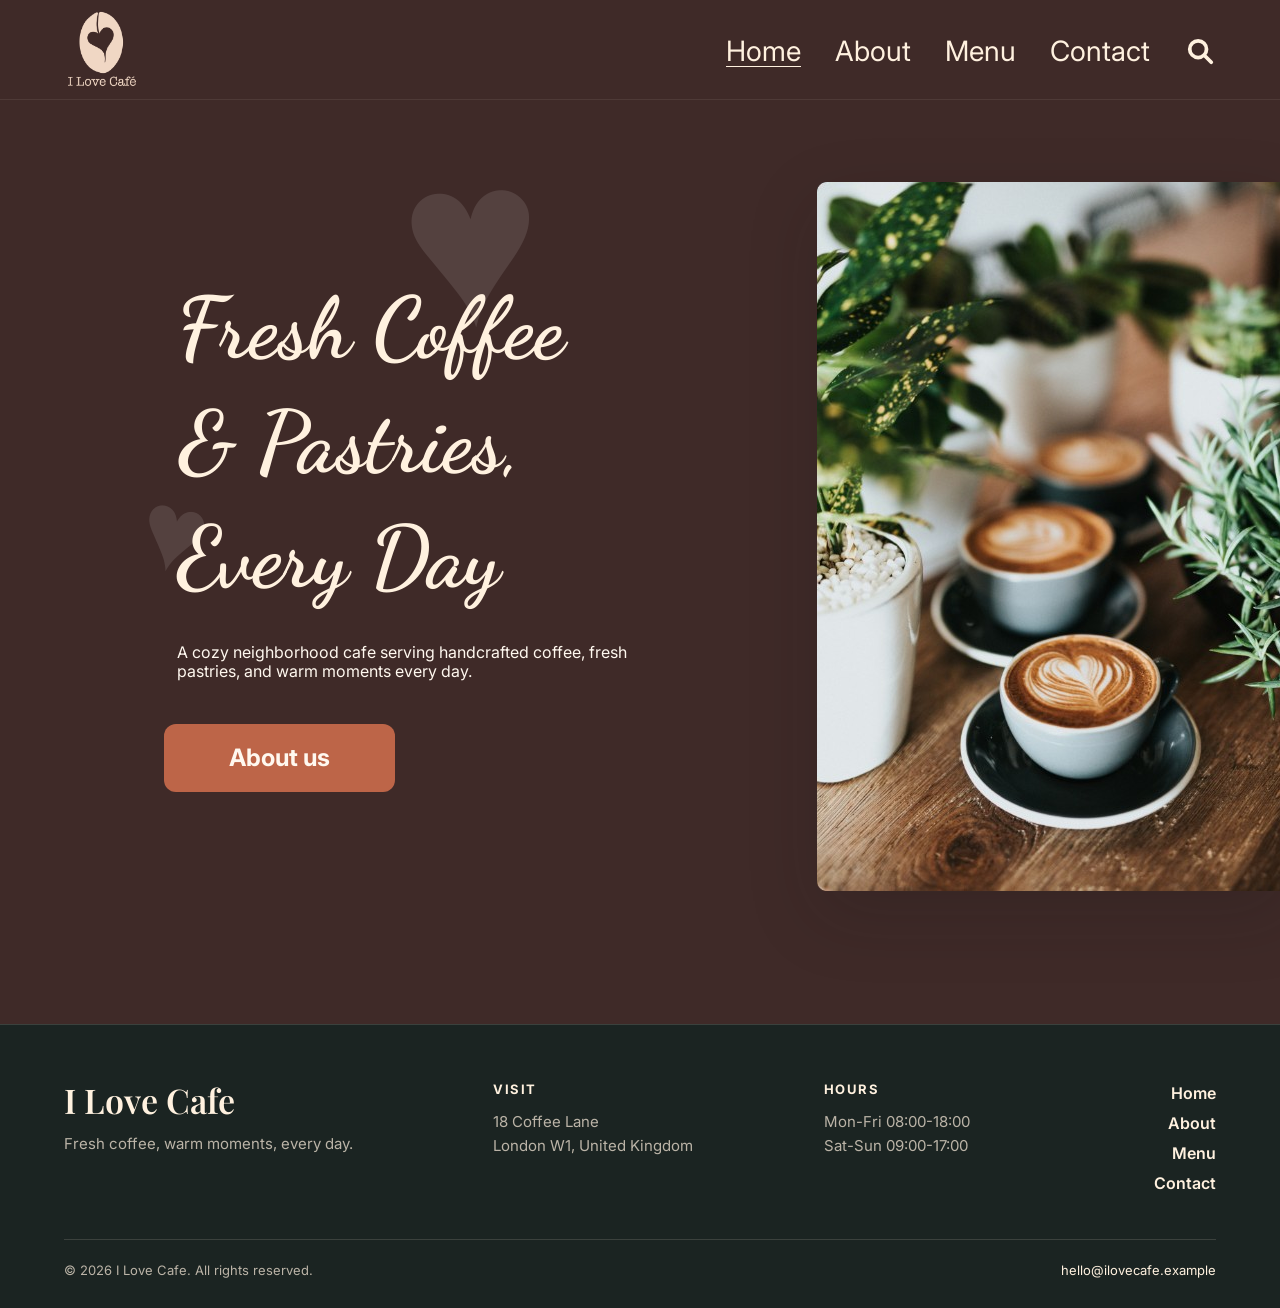
<file: index.html>
﻿<!DOCTYPE html>
<html lang="en">
<head>
  <meta charset="UTF-8">
  <meta name="viewport" content="width=device-width, initial-scale=1.0">
  <title>I Love Cafe</title>
  <link rel="preconnect" href="https://fonts.googleapis.com">
  <link rel="preconnect" href="https://fonts.gstatic.com" crossorigin>
  <link href="https://fonts.googleapis.com/css2?family=Dancing+Script:wght@600;700&family=Inter:wght@400;500;600;700&family=Playfair+Display:wght@600;700&display=swap" rel="stylesheet">
  <link rel="stylesheet" href="style.css">
</head>
<body class="page-home">
  <header class="site-header home-header">
    <div class="site-frame header-inner">
      <a class="brand" href="index.html" aria-label="I Love Cafe home">
        <img src="assets/logo-home-light.png" alt="I Love Cafe">
      </a>
      <nav class="site-nav" aria-label="Primary navigation">
        <a href="index.html" class="active">Home</a>
        <a href="about.html">About</a>
        <a href="menu.html">Menu</a>
        <a href="contact.html">Contact</a>
        <a href="#" class="search-link" aria-label="Search">
          <svg viewBox="0 0 24 24" aria-hidden="true">
            <circle cx="10.5" cy="10.5" r="6.7"></circle>
            <path d="M15.8 15.8 21 21"></path>
          </svg>
        </a>
      </nav>
    </div>
  </header>

  <main class="home-main">
    <section class="site-frame home-hero">
      <div class="home-copy">
        <h1>
          <span>Fresh Coffee</span>
          <span>&amp; Pastries,</span>
          <span>Every Day</span>
        </h1>
        <p>A cozy neighborhood cafe serving handcrafted coffee, fresh pastries, and warm moments every day.</p>
        <a class="home-button" href="about.html">About us</a>
      </div>
      <img class="home-photo" src="assets/home-coffee.jpg" alt="Coffee cups surrounded by plants">
    </section>
  </main>
  <footer class="site-footer">
    <div class="site-frame footer-inner">
      <div class="footer-brand">
        <a href="index.html">I Love Cafe</a>
        <p>Fresh coffee, warm moments, every day.</p>
      </div>
      <div class="footer-info">
        <span>Visit</span>
        <p>18 Coffee Lane<br>London W1, United Kingdom</p>
      </div>
      <div class="footer-info">
        <span>Hours</span>
        <p>Mon-Fri 08:00-18:00<br>Sat-Sun 09:00-17:00</p>
      </div>
      <nav class="footer-nav" aria-label="Footer navigation">
        <a href="index.html">Home</a>
        <a href="about.html">About</a>
        <a href="menu.html">Menu</a>
        <a href="contact.html">Contact</a>
      </nav>
    </div>
    <div class="site-frame footer-bottom">
      <span>&copy; 2026 I Love Cafe. All rights reserved.</span>
      <a href="mailto:hello@ilovecafe.example">hello@ilovecafe.example</a>
    </div>
  </footer>
  <script src="script.js"></script>
</body>
</html>
</file>
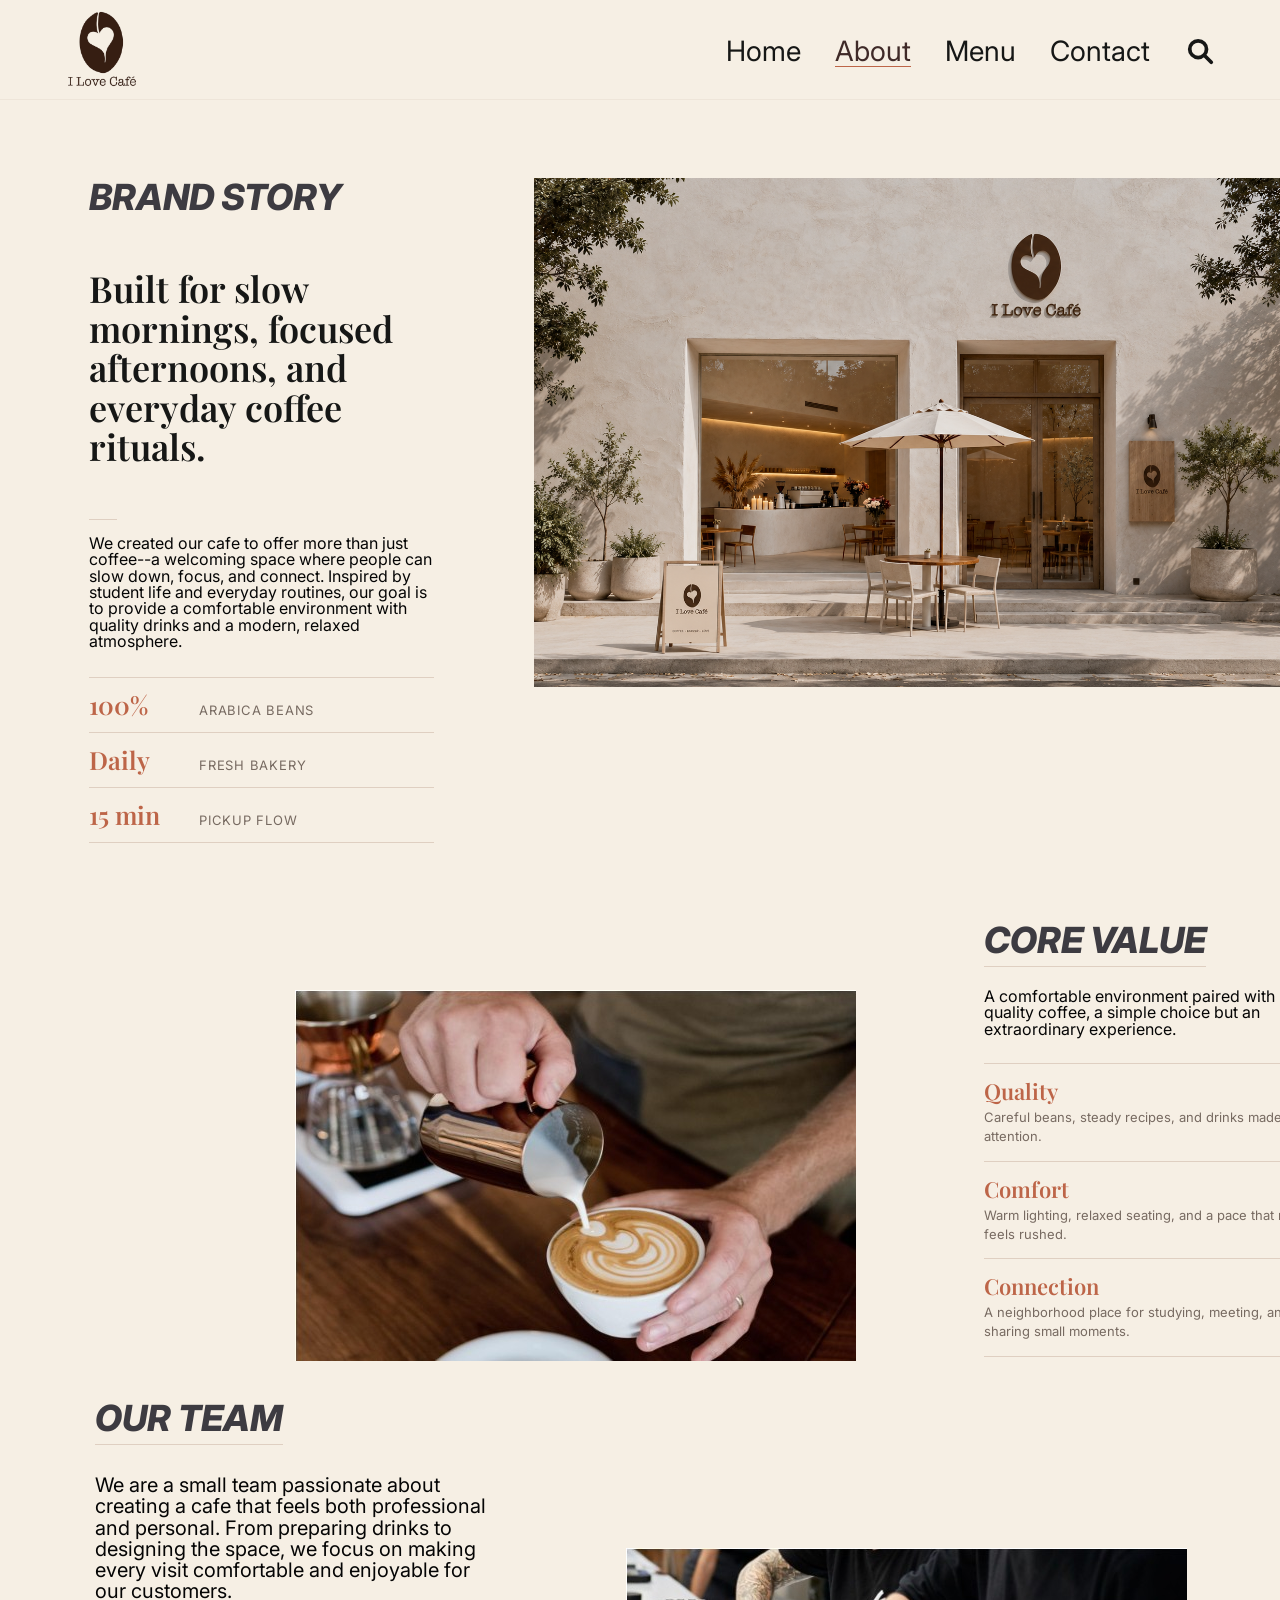
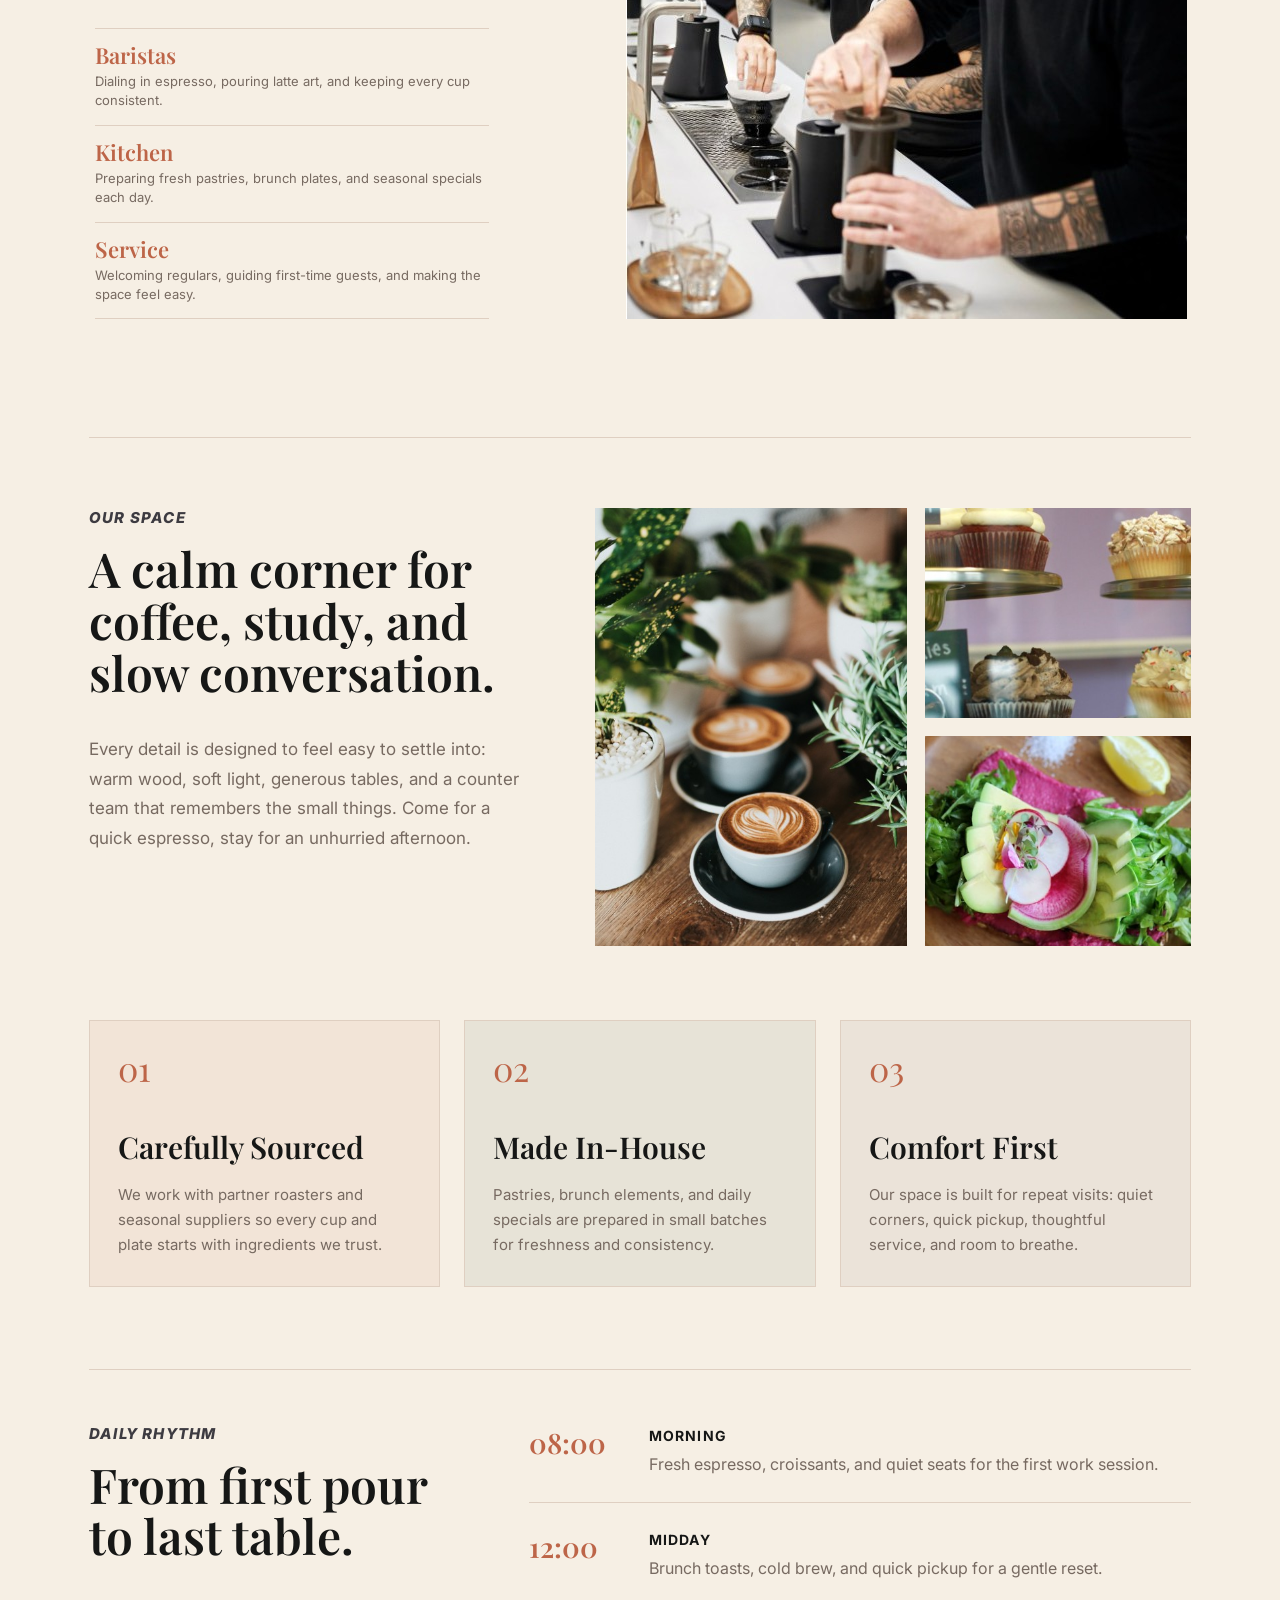
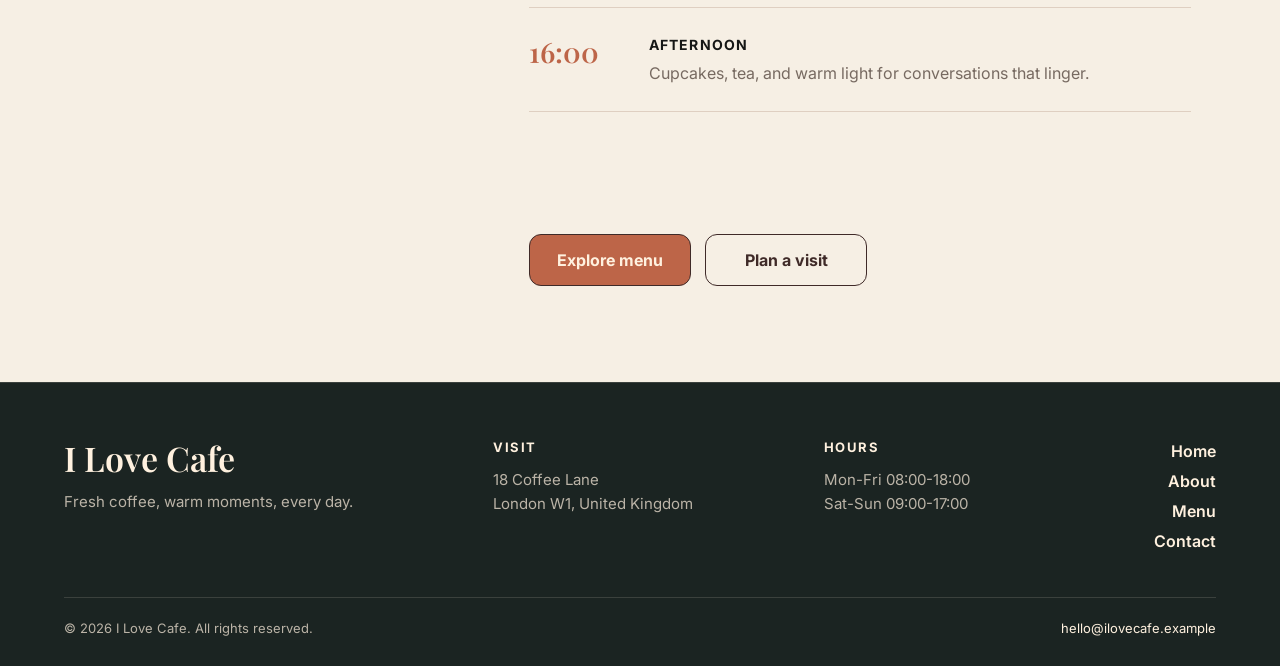
<file: about.html>
<!DOCTYPE html>
<html lang="en">
<head>
  <meta charset="UTF-8">
  <meta name="viewport" content="width=device-width, initial-scale=1.0">
  <title>About - I Love Cafe</title>
  <link rel="preconnect" href="https://fonts.googleapis.com">
  <link rel="preconnect" href="https://fonts.gstatic.com" crossorigin>
  <link href="https://fonts.googleapis.com/css2?family=Dancing+Script:wght@600;700&family=Inter:wght@400;500;600;700&family=Playfair+Display:wght@600;700&display=swap" rel="stylesheet">
  <link rel="stylesheet" href="style.css">
</head>
<body class="page-about">
  <header class="site-header">
    <div class="site-frame header-inner">
      <a class="brand" href="index.html" aria-label="I Love Cafe home">
        <img src="assets/logo-clear.png" alt="I Love Cafe">
      </a>
      <nav class="site-nav" aria-label="Primary navigation">
        <a href="index.html">Home</a>
        <a href="about.html" class="active">About</a>
        <a href="menu.html">Menu</a>
        <a href="contact.html">Contact</a>
        <a href="#" class="search-link" aria-label="Search">
          <svg viewBox="0 0 24 24" aria-hidden="true">
            <circle cx="10.5" cy="10.5" r="6.7"></circle>
            <path d="M15.8 15.8 21 21"></path>
          </svg>
        </a>
      </nav>
    </div>
  </header>

  <main class="about-main site-frame">
    <section class="about-story">
      <div class="story-copy">
        <h1>BRAND STORY</h1>
        <p class="story-lede">Built for slow mornings, focused afternoons, and everyday coffee rituals.</p>
        <div class="copy-bottom">
          <span class="small-rule"></span>
          <p>We created our cafe to offer more than just coffee--a welcoming space where people can slow down, focus, and connect. Inspired by student life and everyday routines, our goal is to provide a comfortable environment with quality drinks and a modern, relaxed atmosphere.</p>
          <div class="story-stats" aria-label="Cafe highlights">
            <div>
              <strong>100%</strong>
              <span>Arabica beans</span>
            </div>
            <div>
              <strong>Daily</strong>
              <span>fresh bakery</span>
            </div>
            <div>
              <strong>15 min</strong>
              <span>pickup flow</span>
            </div>
          </div>
        </div>
      </div>
      <img class="storefront-image" src="assets/about-storefront.png" alt="I Love Cafe storefront">
    </section>

    <section class="about-value">
      <img class="latte-image" src="assets/about-latte.jpg" alt="Pouring milk into latte art">
      <div class="value-copy">
        <h2>CORE VALUE</h2>
        <p>A comfortable environment paired with high-quality coffee, a simple choice but an extraordinary experience.</p>
        <div class="value-list" aria-label="Core value details">
          <div>
            <strong>Quality</strong>
            <span>Careful beans, steady recipes, and drinks made with attention.</span>
          </div>
          <div>
            <strong>Comfort</strong>
            <span>Warm lighting, relaxed seating, and a pace that never feels rushed.</span>
          </div>
          <div>
            <strong>Connection</strong>
            <span>A neighborhood place for studying, meeting, and sharing small moments.</span>
          </div>
        </div>
      </div>
    </section>

    <section class="about-team">
      <div class="team-copy">
        <h2>OUR TEAM</h2>
        <p>We are a small team passionate about creating a cafe that feels both professional and personal. From preparing drinks to designing the space, we focus on making every visit comfortable and enjoyable for our customers.</p>
        <div class="team-list" aria-label="Team strengths">
          <div>
            <span>Baristas</span>
            <p>Dialing in espresso, pouring latte art, and keeping every cup consistent.</p>
          </div>
          <div>
            <span>Kitchen</span>
            <p>Preparing fresh pastries, brunch plates, and seasonal specials each day.</p>
          </div>
          <div>
            <span>Service</span>
            <p>Welcoming regulars, guiding first-time guests, and making the space feel easy.</p>
          </div>
        </div>
      </div>
      <img class="team-image" src="assets/about-team.jpg" alt="Baristas preparing coffee">
    </section>

    <section class="about-atmosphere" aria-labelledby="atmosphere-title">
      <div class="atmosphere-copy">
        <p class="section-kicker">OUR SPACE</p>
        <h2 id="atmosphere-title">A calm corner for coffee, study, and slow conversation.</h2>
        <p>Every detail is designed to feel easy to settle into: warm wood, soft light, generous tables, and a counter team that remembers the small things. Come for a quick espresso, stay for an unhurried afternoon.</p>
      </div>
      <div class="atmosphere-gallery" aria-label="Cafe atmosphere photos">
        <img src="assets/home-coffee.jpg" alt="Coffee cups on a wooden table">
        <img src="assets/detail-cupcakes.jpg" alt="Cupcakes in the pastry case">
        <img src="assets/detail-brunch.jpg" alt="Fresh brunch toast">
      </div>
    </section>

    <section class="about-promises" aria-label="What we care about">
      <article>
        <span>01</span>
        <h3>Carefully Sourced</h3>
        <p>We work with partner roasters and seasonal suppliers so every cup and plate starts with ingredients we trust.</p>
      </article>
      <article>
        <span>02</span>
        <h3>Made In-House</h3>
        <p>Pastries, brunch elements, and daily specials are prepared in small batches for freshness and consistency.</p>
      </article>
      <article>
        <span>03</span>
        <h3>Comfort First</h3>
        <p>Our space is built for repeat visits: quiet corners, quick pickup, thoughtful service, and room to breathe.</p>
      </article>
    </section>

    <section class="about-rhythm">
      <div class="rhythm-heading">
        <p class="section-kicker">DAILY RHYTHM</p>
        <h2>From first pour to last table.</h2>
      </div>
      <div class="rhythm-list">
        <div>
          <span>08:00</span>
          <p><strong>Morning</strong> Fresh espresso, croissants, and quiet seats for the first work session.</p>
        </div>
        <div>
          <span>12:00</span>
          <p><strong>Midday</strong> Brunch toasts, cold brew, and quick pickup for a gentle reset.</p>
        </div>
        <div>
          <span>16:00</span>
          <p><strong>Afternoon</strong> Cupcakes, tea, and warm light for conversations that linger.</p>
        </div>
      </div>
      <div class="about-cta">
        <a href="menu.html">Explore menu</a>
        <a href="contact.html">Plan a visit</a>
      </div>
    </section>
  </main>
  <footer class="site-footer">
    <div class="site-frame footer-inner">
      <div class="footer-brand">
        <a href="index.html">I Love Cafe</a>
        <p>Fresh coffee, warm moments, every day.</p>
      </div>
      <div class="footer-info">
        <span>Visit</span>
        <p>18 Coffee Lane<br>London W1, United Kingdom</p>
      </div>
      <div class="footer-info">
        <span>Hours</span>
        <p>Mon-Fri 08:00-18:00<br>Sat-Sun 09:00-17:00</p>
      </div>
      <nav class="footer-nav" aria-label="Footer navigation">
        <a href="index.html">Home</a>
        <a href="about.html">About</a>
        <a href="menu.html">Menu</a>
        <a href="contact.html">Contact</a>
      </nav>
    </div>
    <div class="site-frame footer-bottom">
      <span>&copy; 2026 I Love Cafe. All rights reserved.</span>
      <a href="mailto:hello@ilovecafe.example">hello@ilovecafe.example</a>
    </div>
  </footer>
  <script src="script.js"></script>
</body>
</html>
</file>
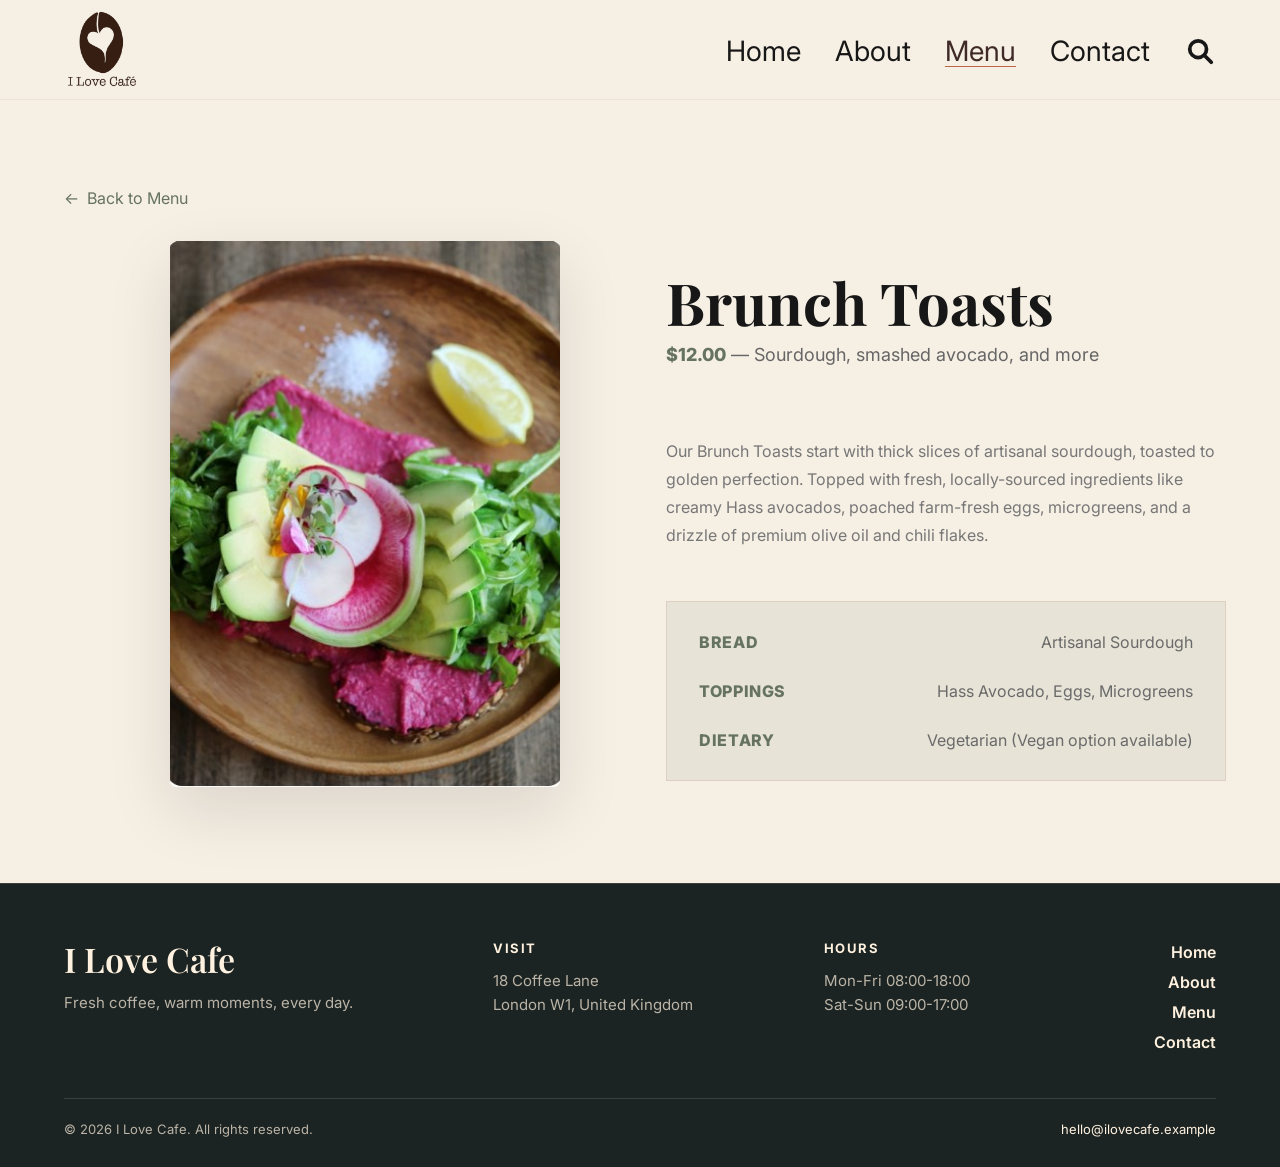
<file: brunch.html>
<!DOCTYPE html>
<html lang="en">
<head>
  <meta charset="UTF-8">
  <meta name="viewport" content="width=device-width, initial-scale=1.0">
  <title>Brunch Toasts - I Love Cafe</title>
  <link rel="preconnect" href="https://fonts.googleapis.com">
  <link rel="preconnect" href="https://fonts.gstatic.com" crossorigin>
  <link href="https://fonts.googleapis.com/css2?family=Dancing+Script:wght@600;700&family=Inter:wght@400;500;600;700&family=Playfair+Display:wght@600;700&display=swap" rel="stylesheet">
  <link rel="stylesheet" href="style.css">
</head>
<body class="page-detail page-brunch">
  <header class="site-header">
    <div class="site-frame header-inner">
      <a class="brand" href="index.html" aria-label="I Love Cafe home">
        <img src="assets/logo-clear.png" alt="I Love Cafe">
      </a>
      <nav class="site-nav" aria-label="Primary navigation">
        <a href="index.html">Home</a>
        <a href="about.html">About</a>
        <a href="menu.html" class="active">Menu</a>
        <a href="contact.html">Contact</a>
        <a href="#" class="search-link" aria-label="Search">
          <svg viewBox="0 0 24 24" aria-hidden="true">
            <circle cx="10.5" cy="10.5" r="6.7"></circle>
            <path d="M15.8 15.8 21 21"></path>
          </svg>
        </a>
      </nav>
    </div>
  </header>

  <main class="detail-main site-frame">
    <a class="back-link" href="menu.html">&larr;&nbsp; Back to Menu</a>
    <section class="detail-content">
      <img class="detail-image" src="assets/detail-brunch.jpg" alt="Brunch Toasts">
      <article class="detail-copy">
        <h1>Brunch Toasts</h1>
        <p class="detail-subtitle"><strong>$12.00</strong> &mdash; Sourdough, smashed avocado, and more</p>
        <p class="detail-description">Our Brunch Toasts start with thick slices of artisanal sourdough, toasted to golden perfection. Topped with fresh, locally-sourced ingredients like creamy Hass avocados, poached farm-fresh eggs, microgreens, and a drizzle of premium olive oil and chili flakes.</p>
        <dl class="detail-list">
          <div><dt>BREAD</dt><dd>Artisanal Sourdough</dd></div>
          <div><dt>TOPPINGS</dt><dd>Hass Avocado, Eggs, Microgreens</dd></div>
          <div><dt>DIETARY</dt><dd>Vegetarian (Vegan option available)</dd></div>
        </dl>
      </article>
    </section>
  </main>
  <footer class="site-footer">
    <div class="site-frame footer-inner">
      <div class="footer-brand">
        <a href="index.html">I Love Cafe</a>
        <p>Fresh coffee, warm moments, every day.</p>
      </div>
      <div class="footer-info">
        <span>Visit</span>
        <p>18 Coffee Lane<br>London W1, United Kingdom</p>
      </div>
      <div class="footer-info">
        <span>Hours</span>
        <p>Mon-Fri 08:00-18:00<br>Sat-Sun 09:00-17:00</p>
      </div>
      <nav class="footer-nav" aria-label="Footer navigation">
        <a href="index.html">Home</a>
        <a href="about.html">About</a>
        <a href="menu.html">Menu</a>
        <a href="contact.html">Contact</a>
      </nav>
    </div>
    <div class="site-frame footer-bottom">
      <span>&copy; 2026 I Love Cafe. All rights reserved.</span>
      <a href="mailto:hello@ilovecafe.example">hello@ilovecafe.example</a>
    </div>
  </footer>
  <script src="script.js"></script>
</body>
</html>
</file>
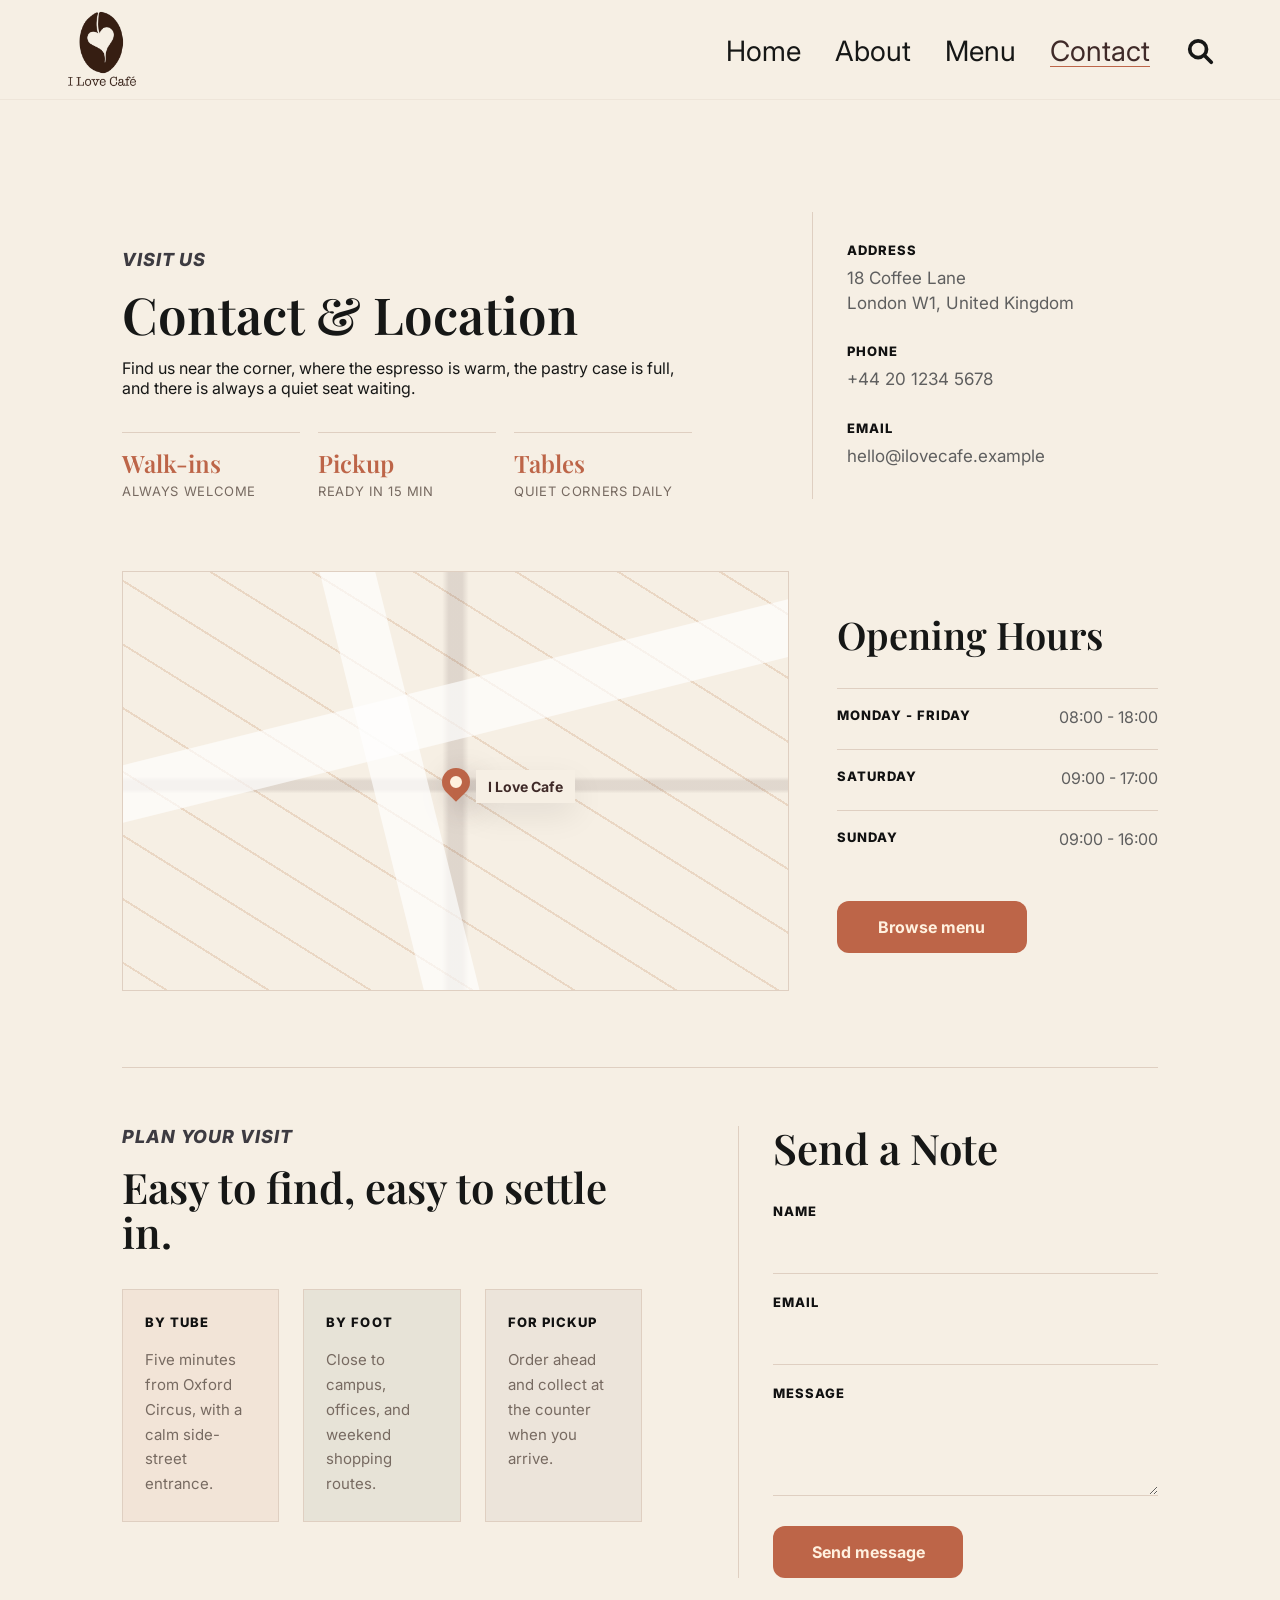
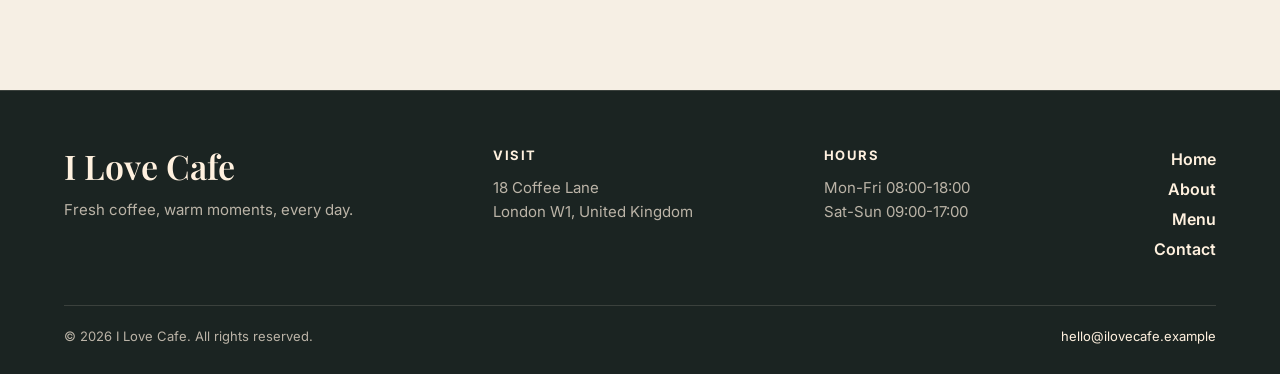
<file: contact.html>
<!DOCTYPE html>
<html lang="en">
<head>
  <meta charset="UTF-8">
  <meta name="viewport" content="width=device-width, initial-scale=1.0">
  <title>Contact - I Love Cafe</title>
  <link rel="preconnect" href="https://fonts.googleapis.com">
  <link rel="preconnect" href="https://fonts.gstatic.com" crossorigin>
  <link href="https://fonts.googleapis.com/css2?family=Dancing+Script:wght@600;700&family=Inter:wght@400;500;600;700&family=Playfair+Display:wght@600;700&display=swap" rel="stylesheet">
  <link rel="stylesheet" href="style.css">
</head>
<body class="page-contact">
  <header class="site-header">
    <div class="site-frame header-inner">
      <a class="brand" href="index.html" aria-label="I Love Cafe home">
        <img src="assets/logo-clear.png" alt="I Love Cafe">
      </a>
      <nav class="site-nav" aria-label="Primary navigation">
        <a href="index.html">Home</a>
        <a href="about.html">About</a>
        <a href="menu.html">Menu</a>
        <a href="contact.html" class="active">Contact</a>
        <a href="#" class="search-link" aria-label="Search">
          <svg viewBox="0 0 24 24" aria-hidden="true">
            <circle cx="10.5" cy="10.5" r="6.7"></circle>
            <path d="M15.8 15.8 21 21"></path>
          </svg>
        </a>
      </nav>
    </div>
  </header>

  <main class="contact-main site-frame">
    <section class="contact-hero">
      <div class="contact-copy">
        <p class="contact-kicker">VISIT US</p>
        <h1>Contact &amp; Location</h1>
        <p>Find us near the corner, where the espresso is warm, the pastry case is full, and there is always a quiet seat waiting.</p>
        <div class="contact-highlights" aria-label="Visit highlights">
          <div>
            <strong>Walk-ins</strong>
            <span>Always welcome</span>
          </div>
          <div>
            <strong>Pickup</strong>
            <span>Ready in 15 min</span>
          </div>
          <div>
            <strong>Tables</strong>
            <span>Quiet corners daily</span>
          </div>
        </div>
      </div>
      <div class="contact-card">
        <div>
          <span>Address</span>
          <p>18 Coffee Lane<br>London W1, United Kingdom</p>
        </div>
        <div>
          <span>Phone</span>
          <p>+44 20 1234 5678</p>
        </div>
        <div>
          <span>Email</span>
          <p>hello@ilovecafe.example</p>
        </div>
      </div>
    </section>

    <section class="location-grid" aria-label="Location and opening hours">
      <div class="map-panel" aria-label="Map preview">
        <span class="map-pin"></span>
        <span class="map-label">I Love Cafe</span>
      </div>
      <div class="hours-panel">
        <h2>Opening Hours</h2>
        <div><span>Monday - Friday</span><span>08:00 - 18:00</span></div>
        <div><span>Saturday</span><span>09:00 - 17:00</span></div>
        <div><span>Sunday</span><span>09:00 - 16:00</span></div>
        <a class="contact-button" href="menu.html">Browse menu</a>
      </div>
    </section>

    <section class="contact-extra" aria-label="More contact information">
      <div class="visit-notes">
        <p class="contact-kicker">PLAN YOUR VISIT</p>
        <h2>Easy to find, easy to settle in.</h2>
        <div class="travel-list">
          <div>
            <span>By Tube</span>
            <p>Five minutes from Oxford Circus, with a calm side-street entrance.</p>
          </div>
          <div>
            <span>By Foot</span>
            <p>Close to campus, offices, and weekend shopping routes.</p>
          </div>
          <div>
            <span>For Pickup</span>
            <p>Order ahead and collect at the counter when you arrive.</p>
          </div>
        </div>
      </div>

      <div class="contact-form">
        <h2>Send a Note</h2>
        <form>
          <label>
            <span>Name</span>
            <input type="text" name="name" autocomplete="name">
          </label>
          <label>
            <span>Email</span>
            <input type="email" name="email" autocomplete="email">
          </label>
          <label>
            <span>Message</span>
            <textarea name="message" rows="4"></textarea>
          </label>
          <button type="submit">Send message</button>
        </form>
      </div>
    </section>
  </main>
  <footer class="site-footer">
    <div class="site-frame footer-inner">
      <div class="footer-brand">
        <a href="index.html">I Love Cafe</a>
        <p>Fresh coffee, warm moments, every day.</p>
      </div>
      <div class="footer-info">
        <span>Visit</span>
        <p>18 Coffee Lane<br>London W1, United Kingdom</p>
      </div>
      <div class="footer-info">
        <span>Hours</span>
        <p>Mon-Fri 08:00-18:00<br>Sat-Sun 09:00-17:00</p>
      </div>
      <nav class="footer-nav" aria-label="Footer navigation">
        <a href="index.html">Home</a>
        <a href="about.html">About</a>
        <a href="menu.html">Menu</a>
        <a href="contact.html">Contact</a>
      </nav>
    </div>
    <div class="site-frame footer-bottom">
      <span>&copy; 2026 I Love Cafe. All rights reserved.</span>
      <a href="mailto:hello@ilovecafe.example">hello@ilovecafe.example</a>
    </div>
  </footer>
  <script src="script.js"></script>
</body>
</html>
</file>
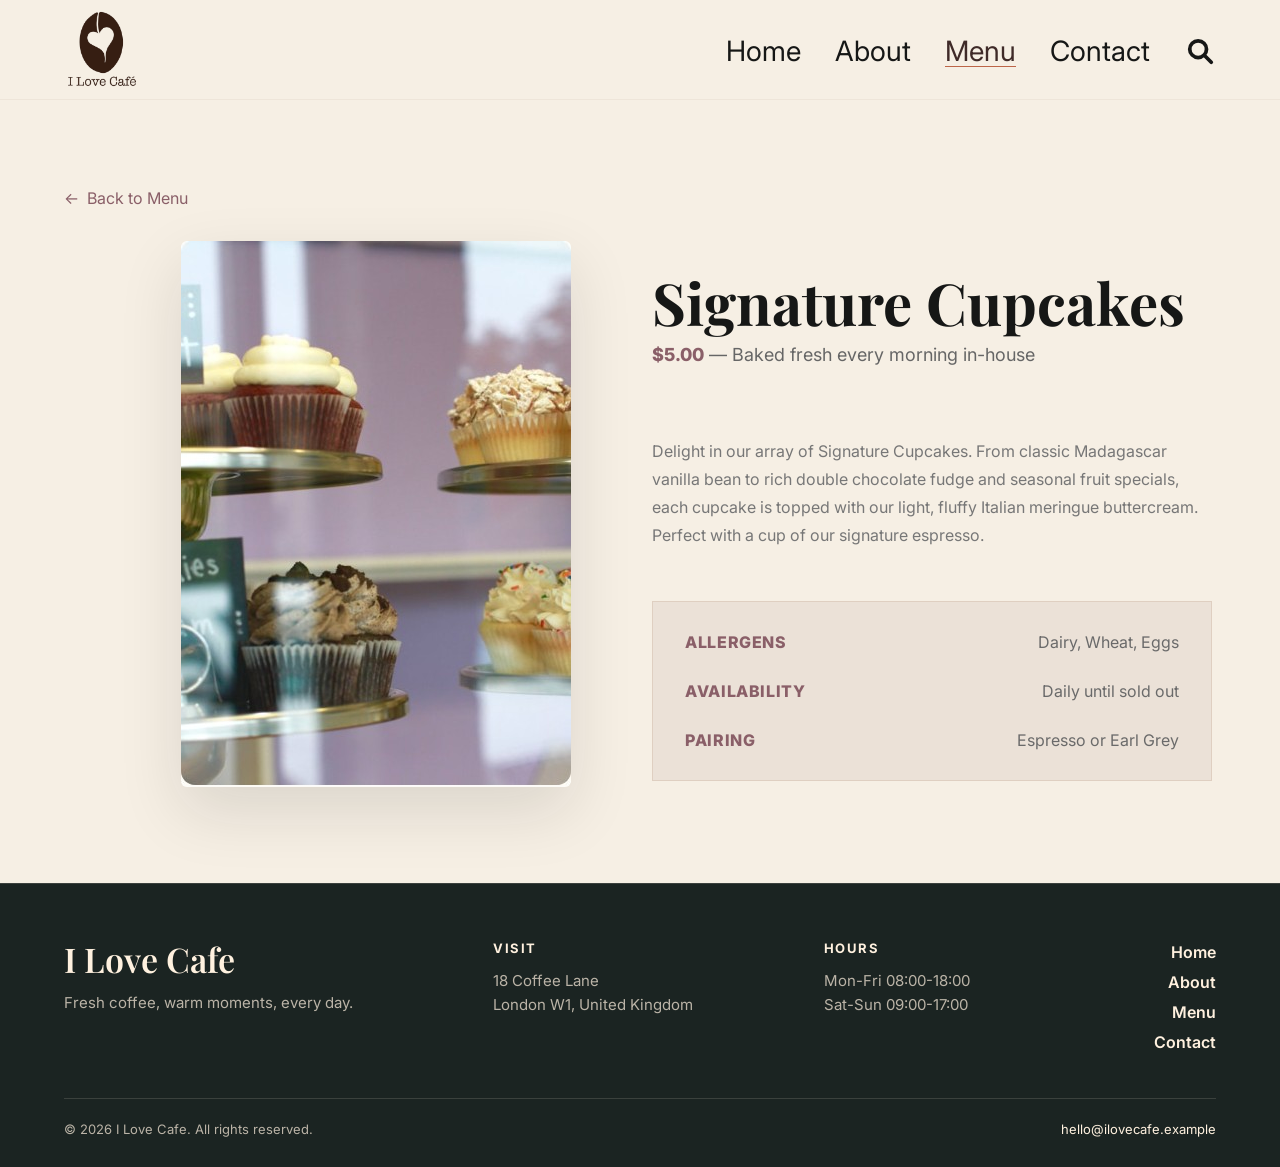
<file: cupcakes.html>
<!DOCTYPE html>
<html lang="en">
<head>
  <meta charset="UTF-8">
  <meta name="viewport" content="width=device-width, initial-scale=1.0">
  <title>Signature Cupcakes - I Love Cafe</title>
  <link rel="preconnect" href="https://fonts.googleapis.com">
  <link rel="preconnect" href="https://fonts.gstatic.com" crossorigin>
  <link href="https://fonts.googleapis.com/css2?family=Dancing+Script:wght@600;700&family=Inter:wght@400;500;600;700&family=Playfair+Display:wght@600;700&display=swap" rel="stylesheet">
  <link rel="stylesheet" href="style.css">
</head>
<body class="page-detail page-cupcakes">
  <header class="site-header">
    <div class="site-frame header-inner">
      <a class="brand" href="index.html" aria-label="I Love Cafe home">
        <img src="assets/logo-clear.png" alt="I Love Cafe">
      </a>
      <nav class="site-nav" aria-label="Primary navigation">
        <a href="index.html">Home</a>
        <a href="about.html">About</a>
        <a href="menu.html" class="active">Menu</a>
        <a href="contact.html">Contact</a>
        <a href="#" class="search-link" aria-label="Search">
          <svg viewBox="0 0 24 24" aria-hidden="true">
            <circle cx="10.5" cy="10.5" r="6.7"></circle>
            <path d="M15.8 15.8 21 21"></path>
          </svg>
        </a>
      </nav>
    </div>
  </header>

  <main class="detail-main site-frame">
    <a class="back-link" href="menu.html">&larr;&nbsp; Back to Menu</a>
    <section class="detail-content">
      <img class="detail-image" src="assets/detail-cupcakes.jpg" alt="Signature Cupcakes">
      <article class="detail-copy">
        <h1>Signature Cupcakes</h1>
        <p class="detail-subtitle"><strong>$5.00</strong> &mdash; Baked fresh every morning in-house</p>
        <p class="detail-description">Delight in our array of Signature Cupcakes. From classic Madagascar vanilla bean to rich double chocolate fudge and seasonal fruit specials, each cupcake is topped with our light, fluffy Italian meringue buttercream. Perfect with a cup of our signature espresso.</p>
        <dl class="detail-list">
          <div><dt>ALLERGENS</dt><dd>Dairy, Wheat, Eggs</dd></div>
          <div><dt>AVAILABILITY</dt><dd>Daily until sold out</dd></div>
          <div><dt>PAIRING</dt><dd>Espresso or Earl Grey</dd></div>
        </dl>
      </article>
    </section>
  </main>
  <footer class="site-footer">
    <div class="site-frame footer-inner">
      <div class="footer-brand">
        <a href="index.html">I Love Cafe</a>
        <p>Fresh coffee, warm moments, every day.</p>
      </div>
      <div class="footer-info">
        <span>Visit</span>
        <p>18 Coffee Lane<br>London W1, United Kingdom</p>
      </div>
      <div class="footer-info">
        <span>Hours</span>
        <p>Mon-Fri 08:00-18:00<br>Sat-Sun 09:00-17:00</p>
      </div>
      <nav class="footer-nav" aria-label="Footer navigation">
        <a href="index.html">Home</a>
        <a href="about.html">About</a>
        <a href="menu.html">Menu</a>
        <a href="contact.html">Contact</a>
      </nav>
    </div>
    <div class="site-frame footer-bottom">
      <span>&copy; 2026 I Love Cafe. All rights reserved.</span>
      <a href="mailto:hello@ilovecafe.example">hello@ilovecafe.example</a>
    </div>
  </footer>
  <script src="script.js"></script>
</body>
</html>
</file>
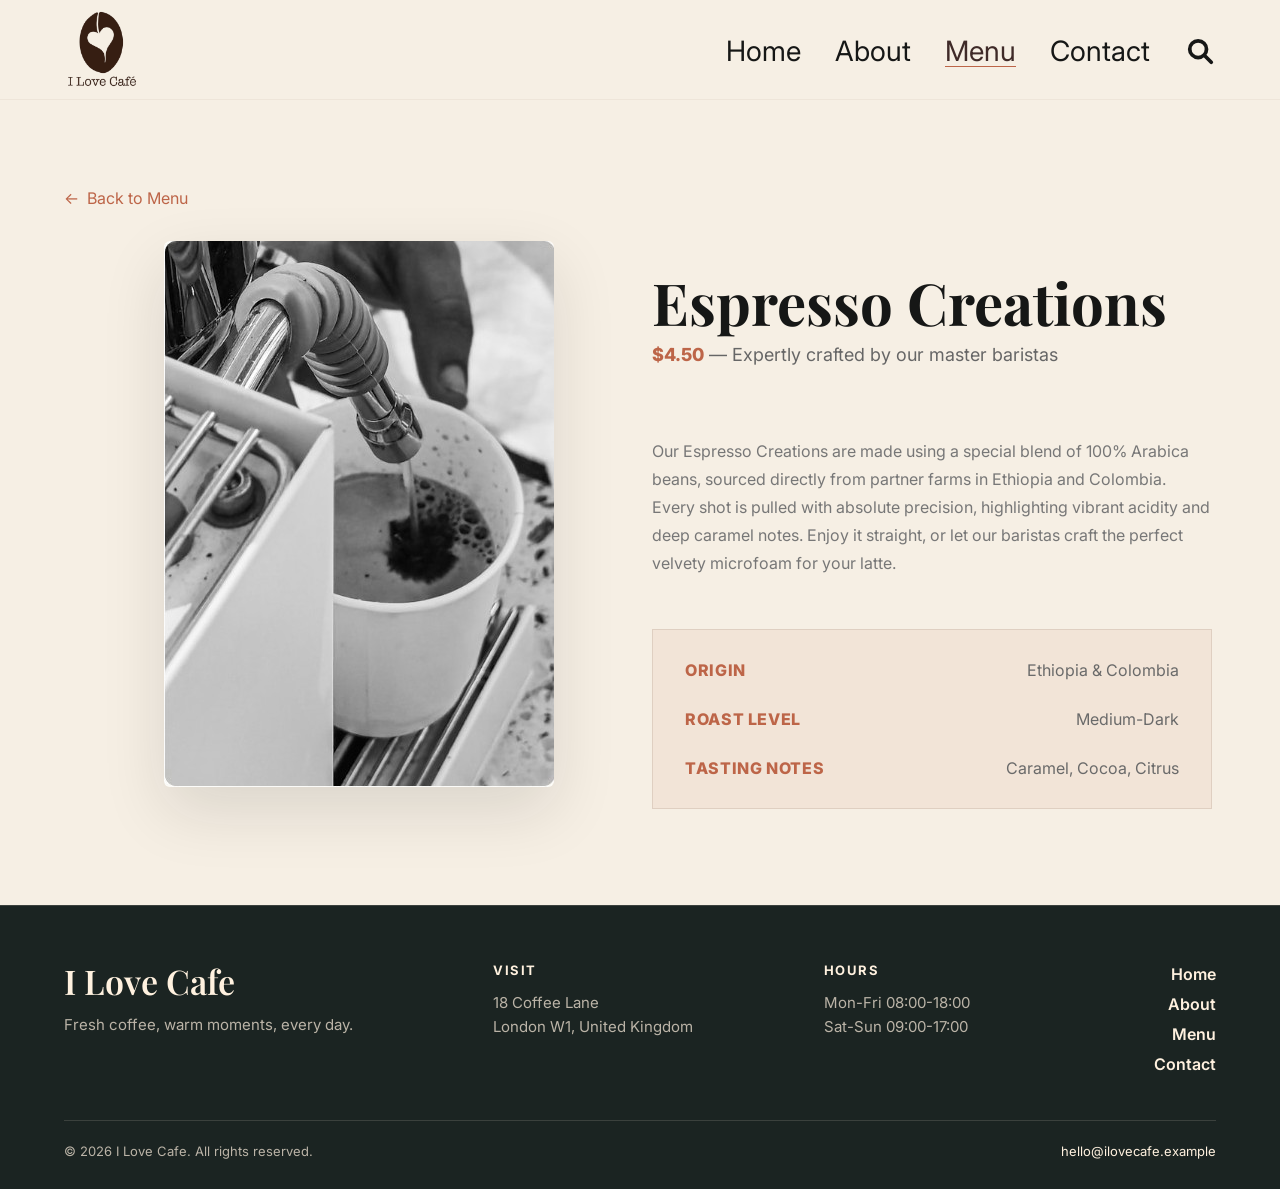
<file: espresso.html>
<!DOCTYPE html>
<html lang="en">
<head>
  <meta charset="UTF-8">
  <meta name="viewport" content="width=device-width, initial-scale=1.0">
  <title>Espresso Creations - I Love Cafe</title>
  <link rel="preconnect" href="https://fonts.googleapis.com">
  <link rel="preconnect" href="https://fonts.gstatic.com" crossorigin>
  <link href="https://fonts.googleapis.com/css2?family=Dancing+Script:wght@600;700&family=Inter:wght@400;500;600;700&family=Playfair+Display:wght@600;700&display=swap" rel="stylesheet">
  <link rel="stylesheet" href="style.css">
</head>
<body class="page-detail">
  <header class="site-header">
    <div class="site-frame header-inner">
      <a class="brand" href="index.html" aria-label="I Love Cafe home">
        <img src="assets/logo-clear.png" alt="I Love Cafe">
      </a>
      <nav class="site-nav" aria-label="Primary navigation">
        <a href="index.html">Home</a>
        <a href="about.html">About</a>
        <a href="menu.html" class="active">Menu</a>
        <a href="contact.html">Contact</a>
        <a href="#" class="search-link" aria-label="Search">
          <svg viewBox="0 0 24 24" aria-hidden="true">
            <circle cx="10.5" cy="10.5" r="6.7"></circle>
            <path d="M15.8 15.8 21 21"></path>
          </svg>
        </a>
      </nav>
    </div>
  </header>

  <main class="detail-main site-frame">
    <a class="back-link" href="menu.html">&larr;&nbsp; Back to Menu</a>
    <section class="detail-content">
      <img class="detail-image" src="assets/detail-espresso.jpg" alt="Espresso Creations">
      <article class="detail-copy">
        <h1>Espresso Creations</h1>
        <p class="detail-subtitle"><strong>$4.50</strong> &mdash; Expertly crafted by our master baristas</p>
        <p class="detail-description">Our Espresso Creations are made using a special blend of 100% Arabica beans, sourced directly from partner farms in Ethiopia and Colombia. Every shot is pulled with absolute precision, highlighting vibrant acidity and deep caramel notes. Enjoy it straight, or let our baristas craft the perfect velvety microfoam for your latte.</p>
        <dl class="detail-list">
          <div><dt>ORIGIN</dt><dd>Ethiopia &amp; Colombia</dd></div>
          <div><dt>ROAST LEVEL</dt><dd>Medium-Dark</dd></div>
          <div><dt>TASTING NOTES</dt><dd>Caramel, Cocoa, Citrus</dd></div>
        </dl>
      </article>
    </section>
  </main>
  <footer class="site-footer">
    <div class="site-frame footer-inner">
      <div class="footer-brand">
        <a href="index.html">I Love Cafe</a>
        <p>Fresh coffee, warm moments, every day.</p>
      </div>
      <div class="footer-info">
        <span>Visit</span>
        <p>18 Coffee Lane<br>London W1, United Kingdom</p>
      </div>
      <div class="footer-info">
        <span>Hours</span>
        <p>Mon-Fri 08:00-18:00<br>Sat-Sun 09:00-17:00</p>
      </div>
      <nav class="footer-nav" aria-label="Footer navigation">
        <a href="index.html">Home</a>
        <a href="about.html">About</a>
        <a href="menu.html">Menu</a>
        <a href="contact.html">Contact</a>
      </nav>
    </div>
    <div class="site-frame footer-bottom">
      <span>&copy; 2026 I Love Cafe. All rights reserved.</span>
      <a href="mailto:hello@ilovecafe.example">hello@ilovecafe.example</a>
    </div>
  </footer>
  <script src="script.js"></script>
</body>
</html>
</file>
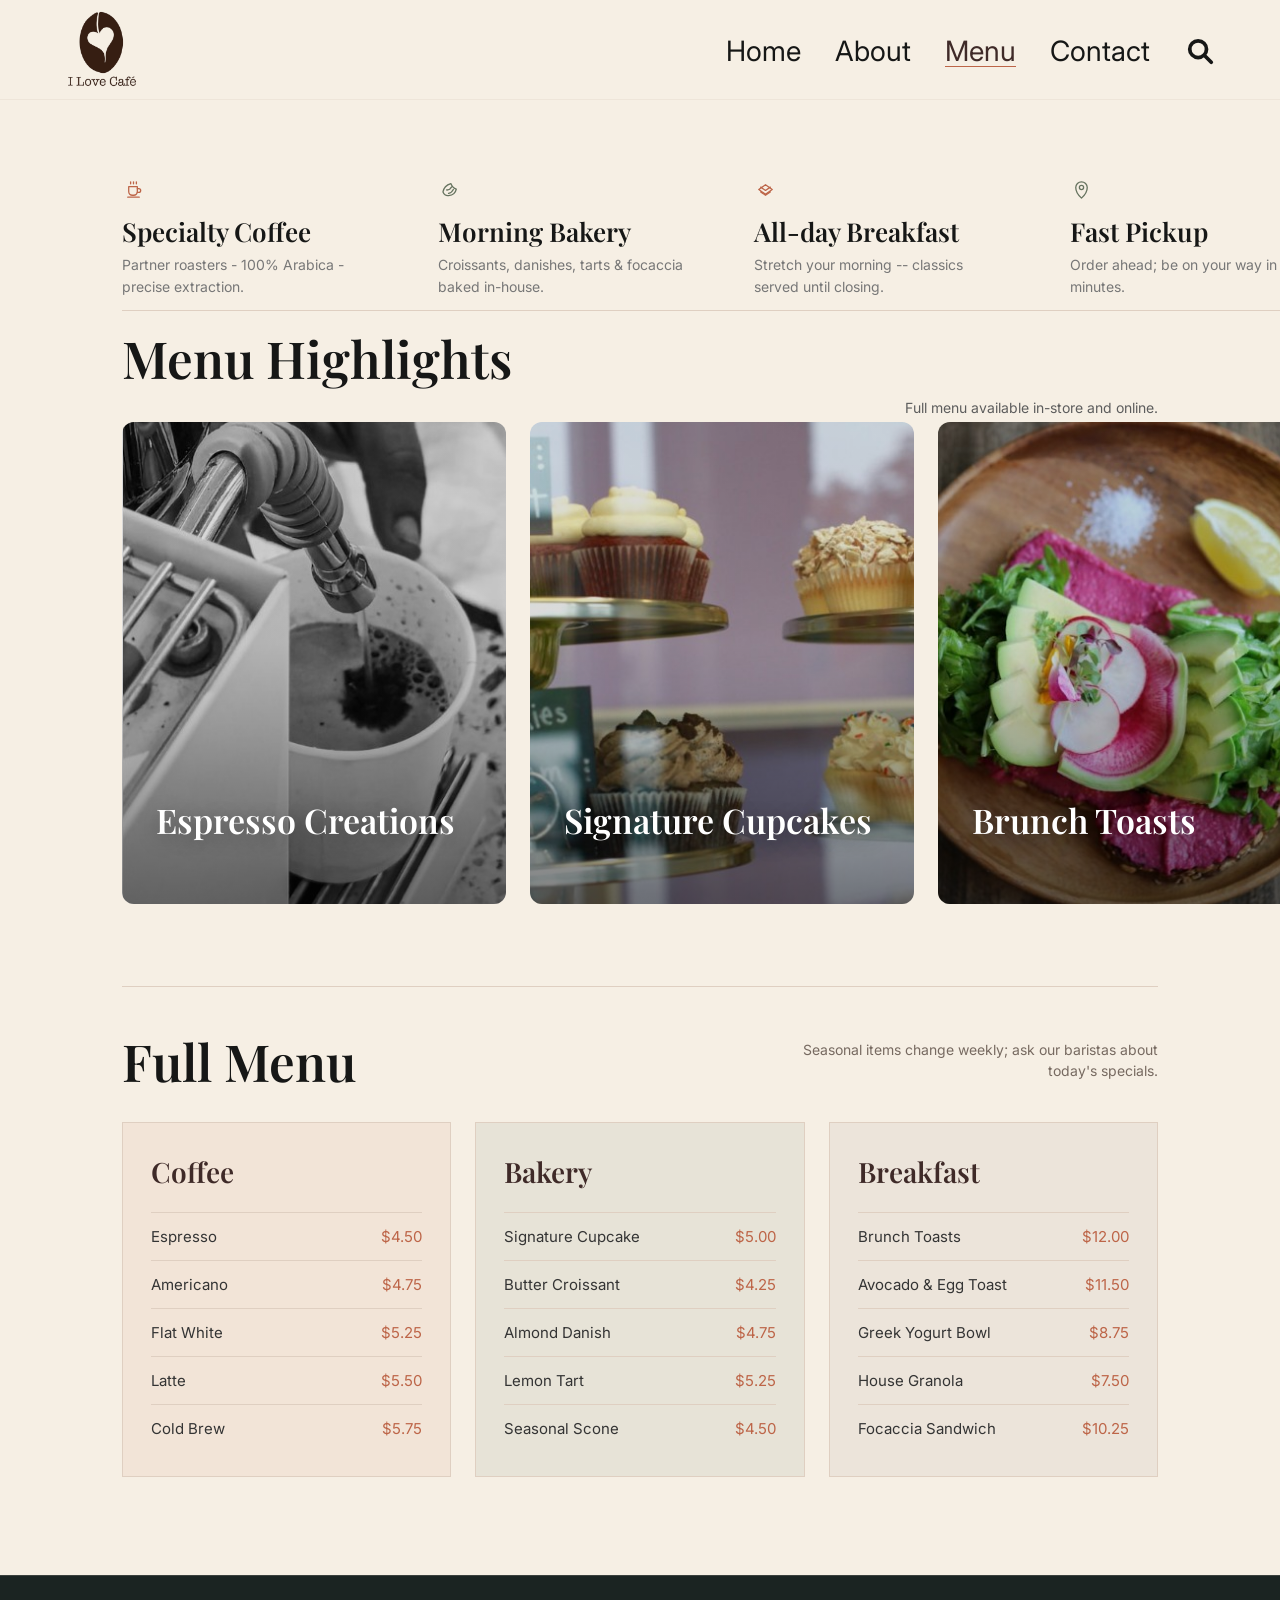
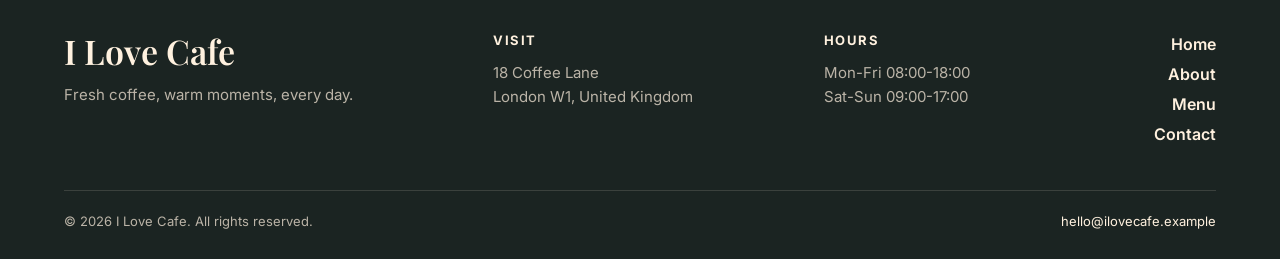
<file: menu.html>
<!DOCTYPE html>
<html lang="en">
<head>
  <meta charset="UTF-8">
  <meta name="viewport" content="width=device-width, initial-scale=1.0">
  <title>Menu - I Love Cafe</title>
  <link rel="preconnect" href="https://fonts.googleapis.com">
  <link rel="preconnect" href="https://fonts.gstatic.com" crossorigin>
  <link href="https://fonts.googleapis.com/css2?family=Dancing+Script:wght@600;700&family=Inter:wght@400;500;600;700&family=Playfair+Display:wght@600;700&display=swap" rel="stylesheet">
  <link rel="stylesheet" href="style.css">
</head>
<body class="page-menu">
  <header class="site-header">
    <div class="site-frame header-inner">
      <a class="brand" href="index.html" aria-label="I Love Cafe home">
        <img src="assets/logo-clear.png" alt="I Love Cafe">
      </a>
      <nav class="site-nav" aria-label="Primary navigation">
        <a href="index.html">Home</a>
        <a href="about.html">About</a>
        <a href="menu.html" class="active">Menu</a>
        <a href="contact.html">Contact</a>
        <a href="#" class="search-link" aria-label="Search">
          <svg viewBox="0 0 24 24" aria-hidden="true">
            <circle cx="10.5" cy="10.5" r="6.7"></circle>
            <path d="M15.8 15.8 21 21"></path>
          </svg>
        </a>
      </nav>
    </div>
  </header>

  <main class="menu-main site-frame">
    <section class="menu-features" aria-label="Cafe services">
      <article>
        <svg class="feature-icon" viewBox="0 0 24 24" aria-hidden="true">
          <path d="M7 9v5.2A3.8 3.8 0 0 0 10.8 18h1.4A3.8 3.8 0 0 0 16 14.2V9H7Z"></path>
          <path d="M16 11h1.5a2 2 0 0 1 0 4H16"></path>
          <path d="M6 20h12"></path>
          <path d="M9 4v2M12 4v2M15 4v2"></path>
        </svg>
        <h2>Specialty Coffee</h2>
        <p>Partner roasters - 100% Arabica - precise extraction.</p>
      </article>
      <article>
        <svg class="feature-icon" viewBox="0 0 24 24" aria-hidden="true">
          <path d="M5.2 14.5c.7-4.3 3.4-7.3 8.2-8.7 1.3 3.2 3.2 5.1 5.7 5.7-.8 4-3.5 6.3-8.1 6.8-2.7.3-4.6-.9-5.8-3.8Z"></path>
          <path d="M9 12.5c2.2.2 4-.9 5.3-3.3"></path>
          <path d="M11 16c2.3-.4 4-1.8 5-4"></path>
        </svg>
        <h2>Morning Bakery</h2>
        <p>Croissants, danishes, tarts &amp; focaccia baked in-house.</p>
      </article>
      <article>
        <svg class="feature-icon" viewBox="0 0 24 24" aria-hidden="true">
          <path d="m5 12 7-5 7 5-7 5-7-5Z"></path>
          <path d="M7 14.5 12 18l5-3.5"></path>
          <path d="M7 9.5 12 13l5-3.5"></path>
        </svg>
        <h2>All-day Breakfast</h2>
        <p>Stretch your morning -- classics served until closing.</p>
      </article>
      <article>
        <svg class="feature-icon" viewBox="0 0 24 24" aria-hidden="true">
          <path d="M12 21s6-5.2 6-11a6 6 0 0 0-12 0c0 5.8 6 11 6 11Z"></path>
          <circle cx="12" cy="10" r="2.2"></circle>
        </svg>
        <h2>Fast Pickup</h2>
        <p>Order ahead; be on your way in 15 minutes.</p>
      </article>
    </section>

    <section class="menu-highlights">
      <h1>Menu Highlights</h1>
      <p class="menu-note">Full menu available in-store and online.</p>
      <div class="highlight-grid">
        <a href="espresso.html" aria-label="Espresso Creations">
          <img src="assets/card-espresso.jpg" alt="Espresso Creations">
          <span>Espresso Creations</span>
        </a>
        <a href="cupcakes.html" aria-label="Signature Cupcakes">
          <img src="assets/card-cupcakes.jpg" alt="Signature Cupcakes">
          <span>Signature Cupcakes</span>
        </a>
        <a href="brunch.html" aria-label="Brunch Toasts">
          <img src="assets/card-brunch.jpg" alt="Brunch Toasts">
          <span>Brunch Toasts</span>
        </a>
      </div>
    </section>

    <section class="full-menu" aria-labelledby="full-menu-title">
      <div class="full-menu-heading">
        <h2 id="full-menu-title">Full Menu</h2>
        <p>Seasonal items change weekly; ask our baristas about today's specials.</p>
      </div>

      <div class="menu-list-grid">
        <article class="menu-list">
          <h3>Coffee</h3>
          <div><span>Espresso</span><span>$4.50</span></div>
          <div><span>Americano</span><span>$4.75</span></div>
          <div><span>Flat White</span><span>$5.25</span></div>
          <div><span>Latte</span><span>$5.50</span></div>
          <div><span>Cold Brew</span><span>$5.75</span></div>
        </article>
        <article class="menu-list">
          <h3>Bakery</h3>
          <div><span>Signature Cupcake</span><span>$5.00</span></div>
          <div><span>Butter Croissant</span><span>$4.25</span></div>
          <div><span>Almond Danish</span><span>$4.75</span></div>
          <div><span>Lemon Tart</span><span>$5.25</span></div>
          <div><span>Seasonal Scone</span><span>$4.50</span></div>
        </article>
        <article class="menu-list">
          <h3>Breakfast</h3>
          <div><span>Brunch Toasts</span><span>$12.00</span></div>
          <div><span>Avocado &amp; Egg Toast</span><span>$11.50</span></div>
          <div><span>Greek Yogurt Bowl</span><span>$8.75</span></div>
          <div><span>House Granola</span><span>$7.50</span></div>
          <div><span>Focaccia Sandwich</span><span>$10.25</span></div>
        </article>
      </div>
    </section>
  </main>
  <footer class="site-footer">
    <div class="site-frame footer-inner">
      <div class="footer-brand">
        <a href="index.html">I Love Cafe</a>
        <p>Fresh coffee, warm moments, every day.</p>
      </div>
      <div class="footer-info">
        <span>Visit</span>
        <p>18 Coffee Lane<br>London W1, United Kingdom</p>
      </div>
      <div class="footer-info">
        <span>Hours</span>
        <p>Mon-Fri 08:00-18:00<br>Sat-Sun 09:00-17:00</p>
      </div>
      <nav class="footer-nav" aria-label="Footer navigation">
        <a href="index.html">Home</a>
        <a href="about.html">About</a>
        <a href="menu.html">Menu</a>
        <a href="contact.html">Contact</a>
      </nav>
    </div>
    <div class="site-frame footer-bottom">
      <span>&copy; 2026 I Love Cafe. All rights reserved.</span>
      <a href="mailto:hello@ilovecafe.example">hello@ilovecafe.example</a>
    </div>
  </footer>
  <script src="script.js"></script>
</body>
</html>
</file>
<file: style.css>
:root {
  --brown: #3f2a28;
  --terracotta: #bd6548;
  --paper: #f6efe4;
  --ink: #161716;
  --muted: #776a61;
  --line: #dfcfc1;
  --cream: #fff1df;
  --latte: #ead7c4;
  --latte-soft: rgba(189, 101, 72, 0.08);
  --caramel: var(--terracotta);
  --charcoal: #1b2422;
  --sage: #66735f;
  --sage-soft: rgba(102, 115, 95, 0.1);
  --plum: #8a5f68;
  --plum-soft: rgba(138, 95, 104, 0.1);
  --page-accent: var(--terracotta);
  --page-accent-soft: var(--latte-soft);
  --button-radius: 12px;
}

* {
  box-sizing: border-box;
}

html {
  min-width: 320px;
}

body {
  margin: 0;
  min-height: 100vh;
  background: var(--paper);
  color: var(--ink);
  font-family: "Inter", Arial, sans-serif;
}

img,
svg {
  display: block;
}

img {
  max-width: 100%;
}

a {
  color: inherit;
  text-decoration: none;
}

button,
input {
  font: inherit;
}

.site-frame {
  width: min(1312px, calc(100% - 128px));
  margin: 0 auto;
}

.site-header {
  height: 100px;
  background: var(--paper);
  border-bottom: 1px solid rgba(223, 207, 193, 0.34);
}

.home-header {
  background: var(--brown);
  border-bottom-color: rgba(255, 241, 223, 0.08);
}

.header-inner {
  height: 100%;
  display: flex;
  align-items: flex-start;
  justify-content: space-between;
}

.brand {
  width: 76px;
  height: 82px;
  margin-top: 8px;
  display: block;
}

.brand img {
  width: 100%;
  height: 100%;
  object-fit: contain;
}

.site-nav {
  display: flex;
  align-items: center;
  gap: 34px;
  padding-top: 36px;
  font-size: 28px;
  font-weight: 400;
  line-height: 1;
}

.site-nav a {
  display: inline-flex;
  align-items: center;
  min-height: 28px;
}

.site-nav a.active {
  color: var(--brown);
  text-decoration: underline;
  text-underline-offset: 5px;
  text-decoration-thickness: 1px;
  text-decoration-color: var(--terracotta);
}

.home-header .site-nav {
  color: var(--cream);
}

.home-header .site-nav a.active {
  color: var(--cream);
  text-decoration-color: var(--cream);
}

.search-link {
  width: 32px;
  justify-content: center;
}

.search-link svg {
  width: 30px;
  height: 30px;
  fill: none;
  stroke: currentColor;
  stroke-width: 3;
  stroke-linecap: round;
  stroke-linejoin: round;
}

/* Footer */
.site-footer {
  padding: 58px 0 30px;
  border-top: 1px solid rgba(255, 241, 223, 0.14);
  background: var(--charcoal);
  color: var(--cream);
}

.footer-inner {
  display: grid;
  grid-template-columns: 1.35fr 1fr 1fr auto;
  gap: 48px;
  align-items: start;
}

.footer-brand a {
  display: inline-block;
  color: var(--cream);
  font-family: "Playfair Display", Georgia, serif;
  font-size: 34px;
  font-weight: 600;
  line-height: 1;
}

.footer-brand p,
.footer-info p {
  margin: 14px 0 0;
  color: rgba(255, 241, 223, 0.7);
  font-size: 15px;
  line-height: 1.6;
}

.footer-info span {
  display: block;
  color: var(--cream);
  font-size: 13px;
  font-weight: 700;
  letter-spacing: 0.12em;
  line-height: 1;
  text-transform: uppercase;
}

.footer-nav {
  display: grid;
  gap: 10px;
  justify-items: end;
  color: var(--cream);
  font-size: 16px;
  font-weight: 600;
}

.footer-bottom {
  display: flex;
  justify-content: space-between;
  gap: 24px;
  margin-top: 46px;
  padding-top: 22px;
  border-top: 1px solid rgba(255, 241, 223, 0.14);
  color: rgba(255, 241, 223, 0.7);
  font-size: 13px;
}

.footer-bottom a {
  color: var(--cream);
}

.page-home .site-footer {
  border-top-color: rgba(255, 241, 223, 0.14);
  background: var(--charcoal);
  color: var(--cream);
}

.page-home .footer-brand a,
.page-home .footer-info span,
.page-home .footer-nav,
.page-home .footer-bottom a {
  color: var(--cream);
}

.page-home .footer-brand p,
.page-home .footer-info p,
.page-home .footer-bottom {
  color: rgba(255, 241, 223, 0.7);
}

.page-home .footer-bottom {
  border-top-color: rgba(255, 241, 223, 0.14);
}

/* Home */
.page-home {
  background: var(--brown);
  color: var(--cream);
}

.home-main {
  min-height: calc(100vh - 100px);
}

.home-hero {
  height: 924px;
  display: grid;
  grid-template-columns: 640px 473px;
  column-gap: 113px;
  align-items: start;
  padding-top: 82px;
}

.home-copy {
  position: relative;
  z-index: 1;
  margin-left: 113px;
  padding-top: 90px;
}

.home-copy::before,
.home-copy::after {
  position: absolute;
  z-index: -1;
  color: rgba(255, 255, 255, 0.11);
  font-family: Georgia, serif;
  line-height: 1;
  content: "\2665";
}

.home-copy::before {
  top: -56px;
  left: 224px;
  font-size: 238px;
  transform: rotate(-3deg);
}

.home-copy::after {
  top: 295px;
  left: -36px;
  font-size: 112px;
  transform: rotate(13deg);
}

.home-copy h1 {
  margin: 0;
  font-family: "Dancing Script", cursive;
  font-size: 86px;
  font-weight: 700;
  line-height: 1.33;
  letter-spacing: 0;
}

.home-copy h1 span {
  display: block;
}

.home-copy p {
  width: 505px;
  margin: 28px 0 42px;
  color: #fff8ef;
  font-size: 16px;
  line-height: 1.2;
}

.home-button {
  width: 231px;
  height: 68px;
  margin-left: -13px;
  display: inline-flex;
  align-items: center;
  justify-content: center;
  border-radius: var(--button-radius);
  background: var(--terracotta);
  color: #fff8ef;
  font-size: 24px;
  font-weight: 700;
  transition: background 160ms ease, color 160ms ease, transform 160ms ease;
}

.home-button:hover {
  background: var(--cream);
  color: var(--brown);
  transform: translateY(-2px);
}

.home-photo {
  width: 473px;
  height: 709px;
  margin-top: 0;
  object-fit: cover;
  border-radius: 8px;
  box-shadow: 0 24px 70px rgba(22, 23, 22, 0.18);
}

/* About */
.about-main {
  padding-top: 78px;
  padding-bottom: 96px;
}

.about-story {
  display: grid;
  grid-template-columns: 350px 765px;
  column-gap: 95px;
}

.story-copy {
  min-height: 510px;
  display: flex;
  flex-direction: column;
  justify-content: flex-start;
  padding-top: 1px;
  padding-bottom: 7px;
}

.story-copy h1,
.about-main h2 {
  margin: 0;
  color: #3d3b41;
  font-family: "Inter", Arial, sans-serif;
  font-style: italic;
  font-weight: 800;
  line-height: 1;
}

.story-copy h1 {
  font-size: 36px;
}

.story-copy .story-lede {
  width: 342px;
  margin: 54px 0 0;
  color: var(--ink);
  font-family: "Playfair Display", Georgia, serif;
  font-size: 36px;
  font-weight: 600;
  line-height: 1.1;
}

.copy-bottom {
  width: 345px;
  margin-top: 52px;
}

.small-rule {
  width: 28px;
  height: 1px;
  display: block;
  margin-bottom: 15px;
  background: var(--line);
}

.story-copy p,
.value-copy p,
.team-copy p {
  margin: 0;
  color: #050505;
  font-size: 16px;
  font-weight: 400;
  line-height: 1.02;
  text-align: left;
}

.story-stats {
  display: grid;
  grid-template-columns: 1fr;
  gap: 0;
  margin-top: 28px;
  border-top: 1px solid var(--line);
  border-bottom: 1px solid var(--line);
}

.story-stats div {
  display: grid;
  grid-template-columns: 92px 1fr;
  gap: 18px;
  align-items: baseline;
  padding: 14px 0;
}

.story-stats div + div {
  border-top: 1px solid var(--line);
}

.story-stats strong {
  color: var(--caramel);
  font-family: "Playfair Display", Georgia, serif;
  font-size: 25px;
  font-weight: 600;
  line-height: 1;
}

.story-stats span {
  color: var(--muted);
  font-size: 13px;
  letter-spacing: 0.06em;
  text-transform: uppercase;
}

.about-main.site-frame {
  width: min(1262px, calc(100% - 178px));
}

.storefront-image {
  width: 765px;
  height: 509px;
  object-fit: cover;
}

.about-value {
  margin-top: 72px;
  display: grid;
  grid-template-columns: 206px 561px 128px 340px;
  align-items: end;
}

.latte-image {
  grid-column: 2;
  width: 561px;
  height: 371px;
  object-fit: cover;
}

.value-copy {
  grid-column: 4;
  align-self: end;
  padding-bottom: 4px;
}

.about-main h2 {
  display: inline-block;
  padding-bottom: 8px;
  border-bottom: 1px solid var(--line);
  font-size: 36px;
}

.value-copy p {
  width: 340px;
  margin-top: 21px;
}

.value-list {
  width: 340px;
  display: grid;
  gap: 0;
  margin-top: 26px;
  border-top: 1px solid var(--line);
}

.value-list div {
  padding: 16px 0 15px;
  border-bottom: 1px solid var(--line);
}

.value-list strong {
  display: block;
  margin-bottom: 6px;
  color: var(--caramel);
  font-family: "Playfair Display", Georgia, serif;
  font-size: 22px;
  font-weight: 600;
  line-height: 1;
}

.value-list span {
  display: block;
  color: var(--muted);
  font-size: 13px;
  line-height: 1.45;
}

.about-team {
  margin-top: 39px;
  display: grid;
  grid-template-columns: 460px 77px 561px;
  align-items: end;
}

.team-copy {
  grid-column: 1;
  width: 400px;
  padding-left: 6px;
  padding-bottom: 0;
}

.team-copy p {
  margin-top: 30px;
  font-size: 20px;
  line-height: 1.06;
}

.team-list {
  display: grid;
  gap: 0;
  margin-top: 26px;
  border-top: 1px solid var(--line);
}

.team-list div {
  padding: 15px 0;
  border-bottom: 1px solid var(--line);
}

.team-list span {
  display: block;
  margin-bottom: 6px;
  color: var(--caramel);
  font-family: "Playfair Display", Georgia, serif;
  font-size: 22px;
  font-weight: 600;
  line-height: 1;
}

.team-list p {
  margin: 0;
  color: var(--muted);
  font-size: 13px;
  line-height: 1.45;
}

.team-image {
  grid-column: 3;
  width: 561px;
  height: 371px;
  object-fit: cover;
}

.about-atmosphere {
  display: grid;
  grid-template-columns: 430px 1fr;
  gap: 76px;
  margin-top: 118px;
  padding-top: 70px;
  border-top: 1px solid var(--line);
}

.section-kicker {
  margin: 0 0 16px;
  color: #3d3b41;
  font-size: 15px;
  font-style: italic;
  font-weight: 800;
  letter-spacing: 0.08em;
}

.about-atmosphere h2,
.about-rhythm h2 {
  margin: 0;
  border: 0;
  color: var(--ink);
  font-family: "Playfair Display", Georgia, serif;
  font-size: 48px;
  font-style: normal;
  font-weight: 600;
  line-height: 1.08;
}

.atmosphere-copy > p:last-child {
  margin: 28px 0 0;
  color: var(--muted);
  font-size: 17px;
  line-height: 1.75;
}

.atmosphere-gallery {
  display: grid;
  grid-template-columns: 1fr 0.85fr;
  grid-template-rows: 210px 210px;
  gap: 18px;
}

.atmosphere-gallery img {
  width: 100%;
  height: 100%;
  object-fit: cover;
}

.atmosphere-gallery img:first-child {
  grid-row: span 2;
}

.about-promises {
  display: grid;
  grid-template-columns: repeat(3, 1fr);
  gap: 24px;
  margin-top: 74px;
}

.about-promises article {
  padding: 30px 28px 28px;
  border: 1px solid var(--line);
  background: var(--latte-soft);
}

.about-promises article:nth-child(2) {
  background: var(--sage-soft);
}

.about-promises article:nth-child(3) {
  background: rgba(63, 42, 40, 0.06);
}

.about-promises span {
  display: block;
  margin-bottom: 42px;
  color: var(--caramel);
  font-family: "Playfair Display", Georgia, serif;
  font-size: 34px;
  line-height: 1;
}

.about-promises h3 {
  margin: 0 0 16px;
  font-family: "Playfair Display", Georgia, serif;
  font-size: 30px;
  font-weight: 600;
}

.about-promises p {
  margin: 0;
  color: var(--muted);
  font-size: 15px;
  line-height: 1.65;
}

.about-rhythm {
  display: grid;
  grid-template-columns: 350px 1fr;
  gap: 90px;
  margin-top: 82px;
  padding: 54px 0 0;
  border-top: 1px solid var(--line);
}

.rhythm-list {
  display: grid;
  gap: 0;
}

.rhythm-list div {
  display: grid;
  grid-template-columns: 92px 1fr;
  gap: 28px;
  padding: 0 0 25px;
  border-bottom: 1px solid var(--line);
}

.rhythm-list div + div {
  padding-top: 25px;
}

.rhythm-list span {
  color: var(--caramel);
  font-family: "Playfair Display", Georgia, serif;
  font-size: 28px;
  font-weight: 600;
}

.rhythm-list p {
  margin: 0;
  color: var(--muted);
  font-size: 16px;
  line-height: 1.65;
}

.rhythm-list strong {
  display: block;
  margin-bottom: 4px;
  color: var(--ink);
  font-size: 14px;
  letter-spacing: 0.08em;
  text-transform: uppercase;
}

.about-cta {
  grid-column: 2;
  display: flex;
  gap: 14px;
  margin-top: 32px;
}

.about-cta a {
  min-width: 162px;
  height: 52px;
  display: inline-flex;
  align-items: center;
  justify-content: center;
  border: 1px solid var(--brown);
  border-radius: var(--button-radius);
  color: var(--brown);
  font-weight: 700;
}

.about-cta a:first-child {
  background: var(--terracotta);
  color: var(--cream);
}

.about-cta a:first-child:hover {
  background: var(--brown);
}

/* Menu */
.menu-main {
  width: min(1200px, calc(100% - 244px));
  padding-top: 78px;
  padding-bottom: 98px;
}

.menu-features {
  width: 1200px;
  display: grid;
  grid-template-columns: repeat(4, 1fr);
  column-gap: 64px;
  padding-bottom: 13px;
  border-bottom: 1px solid var(--line);
}

.menu-features article {
  min-width: 0;
}

.feature-icon {
  width: 23px;
  height: 23px;
  margin-bottom: 18px;
  fill: none;
  stroke: var(--terracotta);
  stroke-width: 1.35;
  stroke-linecap: round;
  stroke-linejoin: round;
}

.menu-features article:nth-child(even) .feature-icon {
  stroke: var(--sage);
}

.menu-features h2 {
  margin: 0 0 9px;
  font-family: "Playfair Display", Georgia, serif;
  font-size: 26px;
  font-weight: 600;
  line-height: 1;
}

.menu-features p {
  margin: 0;
  color: #777;
  font-size: 14px;
  line-height: 1.55;
}

.menu-highlights {
  position: relative;
  padding-top: 21px;
}

.menu-highlights h1 {
  margin: 0 0 36px;
  font-family: "Playfair Display", Georgia, serif;
  font-size: 51px;
  font-weight: 600;
  line-height: 1.05;
}

.menu-note {
  position: absolute;
  top: 88px;
  right: 0;
  margin: 0;
  color: #5d5d5d;
  font-size: 14px;
}

.highlight-grid {
  display: grid;
  grid-template-columns: repeat(3, 384px);
  column-gap: 24px;
}

.highlight-grid a {
  position: relative;
  width: 384px;
  height: 482px;
  display: block;
  overflow: hidden;
  border-radius: 12px;
}

.highlight-grid a::after {
  content: "";
  position: absolute;
  inset: 0;
  background: linear-gradient(
    180deg,
    rgba(0, 0, 0, 0.14) 0%,
    rgba(0, 0, 0, 0.14) 46%,
    rgba(0, 0, 0, 0.5) 100%
  );
}

.highlight-grid img {
  width: 384px;
  height: 482px;
  display: block;
  object-fit: cover;
}

.highlight-grid a:nth-child(1) img {
  filter: grayscale(1);
}

.highlight-grid span {
  position: absolute;
  z-index: 1;
  left: 34px;
  bottom: 67px;
  color: #fff;
  font-family: "Playfair Display", Georgia, serif;
  font-size: 34px;
  font-weight: 600;
  line-height: 1;
  text-shadow: 0 4px 20px rgba(0, 0, 0, 0.35);
}

.full-menu {
  margin-top: 82px;
  padding-top: 48px;
  border-top: 1px solid var(--line);
}

.full-menu-heading {
  display: flex;
  justify-content: space-between;
  align-items: end;
  gap: 32px;
  margin-bottom: 34px;
}

.full-menu-heading h2,
.contact-copy h1 {
  margin: 0;
  font-family: "Playfair Display", Georgia, serif;
  font-size: 51px;
  font-weight: 600;
  line-height: 1.05;
}

.full-menu-heading p {
  width: 390px;
  margin: 0 0 7px;
  color: var(--muted);
  font-size: 14px;
  line-height: 1.5;
  text-align: right;
}

.menu-list-grid {
  display: grid;
  grid-template-columns: repeat(3, 1fr);
  gap: 24px;
}

.menu-list {
  padding: 30px 28px 24px;
  border: 1px solid var(--line);
  background: var(--latte-soft);
}

.menu-list:nth-child(2) {
  background: var(--sage-soft);
}

.menu-list:nth-child(3) {
  background: rgba(63, 42, 40, 0.055);
}

.menu-list h3 {
  margin: 0 0 22px;
  color: var(--brown);
  font-family: "Playfair Display", Georgia, serif;
  font-size: 28px;
  font-weight: 600;
}

.menu-list div {
  display: flex;
  justify-content: space-between;
  gap: 24px;
  padding: 14px 0;
  border-top: 1px solid var(--line);
  color: #343434;
  font-size: 15px;
}

.menu-list div span:last-child {
  color: var(--terracotta);
  white-space: nowrap;
}

/* Contact */
.contact-main {
  width: min(1200px, calc(100% - 244px));
  padding-top: 112px;
  padding-bottom: 112px;
}

.contact-hero {
  display: grid;
  grid-template-columns: 1fr 420px;
  gap: 120px;
  align-items: end;
}

.contact-kicker {
  margin: 0 0 18px;
  color: #3d3b41;
  font-size: 18px;
  font-style: italic;
  font-weight: 800;
  letter-spacing: 0.05em;
}

.contact-copy p:last-child {
  width: 570px;
  margin: 24px 0 0;
  color: var(--muted);
  font-size: 18px;
  line-height: 1.75;
}

.contact-highlights {
  width: 570px;
  display: grid;
  grid-template-columns: repeat(3, 1fr);
  gap: 18px;
  margin-top: 34px;
}

.contact-highlights div {
  padding-top: 18px;
  border-top: 1px solid var(--line);
}

.contact-highlights strong {
  display: block;
  color: var(--caramel);
  font-family: "Playfair Display", Georgia, serif;
  font-size: 24px;
  font-weight: 600;
  line-height: 1;
}

.contact-highlights span {
  display: block;
  margin-top: 8px;
  color: var(--muted);
  font-size: 13px;
  letter-spacing: 0.05em;
  text-transform: uppercase;
}

.contact-card {
  padding: 30px 34px;
  border-left: 1px solid var(--line);
}

.contact-card div + div {
  margin-top: 28px;
}

.contact-card span,
.hours-panel div span:first-child {
  display: block;
  margin-bottom: 8px;
  color: #111;
  font-size: 13px;
  font-weight: 800;
  letter-spacing: 0.08em;
  text-transform: uppercase;
}

.contact-card p {
  margin: 0;
  color: #5f5f5f;
  font-size: 17px;
  line-height: 1.45;
}

.location-grid {
  display: grid;
  grid-template-columns: 1.35fr 0.65fr;
  gap: 48px;
  margin-top: 72px;
}

.map-panel {
  position: relative;
  min-height: 420px;
  overflow: hidden;
  background:
    linear-gradient(90deg, transparent 48%, rgba(69, 47, 49, 0.13) 49%, rgba(69, 47, 49, 0.13) 51%, transparent 52%),
    linear-gradient(0deg, transparent 47%, rgba(69, 47, 49, 0.12) 48%, rgba(69, 47, 49, 0.12) 50%, transparent 51%),
    repeating-linear-gradient(32deg, var(--paper) 0 22px, var(--latte) 22px 24px, var(--paper) 24px 54px);
  border: 1px solid var(--line);
}

.map-panel::before,
.map-panel::after {
  content: "";
  position: absolute;
  background: rgba(255, 255, 255, 0.68);
  transform: rotate(-14deg);
}

.map-panel::before {
  width: 120%;
  height: 56px;
  left: -70px;
  top: 112px;
}

.map-panel::after {
  width: 54px;
  height: 120%;
  left: 245px;
  top: -60px;
}

.map-pin {
  position: absolute;
  left: 48%;
  top: 47%;
  width: 28px;
  height: 28px;
  border-radius: 50% 50% 50% 0;
  background: var(--terracotta);
  transform: rotate(-45deg);
  box-shadow: 0 12px 30px rgba(69, 47, 49, 0.28);
}

.map-pin::after {
  content: "";
  position: absolute;
  inset: 8px;
  border-radius: 50%;
  background: var(--cream);
}

.map-label {
  position: absolute;
  left: calc(48% + 34px);
  top: calc(47% + 2px);
  padding: 8px 12px;
  background: var(--paper);
  color: var(--brown);
  font-size: 14px;
  font-weight: 700;
  box-shadow: 0 12px 32px rgba(0, 0, 0, 0.08);
}

.hours-panel {
  padding: 38px 0 0;
}

.hours-panel h2 {
  margin: 0 0 28px;
  font-family: "Playfair Display", Georgia, serif;
  font-size: 38px;
  font-weight: 600;
}

.hours-panel div {
  display: flex;
  justify-content: space-between;
  gap: 20px;
  padding: 18px 0;
  border-top: 1px solid var(--line);
  color: #5f5f5f;
  font-size: 16px;
}

.contact-button {
  width: 190px;
  height: 52px;
  margin-top: 30px;
  display: inline-flex;
  align-items: center;
  justify-content: center;
  border-radius: var(--button-radius);
  background: var(--terracotta);
  color: var(--cream);
  font-weight: 700;
  transition: background 160ms ease, transform 160ms ease;
}

.contact-button:hover {
  background: var(--brown);
  transform: translateY(-2px);
}

.contact-extra {
  display: grid;
  grid-template-columns: 1fr 420px;
  gap: 96px;
  margin-top: 76px;
  padding-top: 58px;
  border-top: 1px solid var(--line);
}

.visit-notes h2,
.contact-form h2 {
  margin: 0;
  font-family: "Playfair Display", Georgia, serif;
  font-size: 42px;
  font-weight: 600;
  line-height: 1.08;
}

.travel-list {
  display: grid;
  grid-template-columns: repeat(3, 1fr);
  gap: 24px;
  margin-top: 34px;
}

.travel-list div {
  padding: 24px 22px;
  border: 1px solid var(--line);
  background: var(--latte-soft);
}

.travel-list div:nth-child(2) {
  background: var(--sage-soft);
}

.travel-list div:nth-child(3) {
  background: rgba(63, 42, 40, 0.055);
}

.travel-list span,
.contact-form label span {
  display: block;
  color: #111;
  font-size: 13px;
  font-weight: 800;
  letter-spacing: 0.08em;
  text-transform: uppercase;
}

.travel-list p {
  margin: 18px 0 0;
  color: var(--muted);
  font-size: 15px;
  line-height: 1.65;
}

.contact-form {
  padding-left: 34px;
  border-left: 1px solid var(--line);
}

.contact-form form {
  display: grid;
  gap: 20px;
  margin-top: 32px;
}

.contact-form input,
.contact-form textarea {
  width: 100%;
  margin-top: 10px;
  padding: 12px 0;
  border: 0;
  border-bottom: 1px solid var(--line);
  border-radius: 0;
  background: transparent;
  color: var(--ink);
  outline: 0;
  resize: vertical;
}

.contact-form input:focus,
.contact-form textarea:focus {
  border-bottom-color: var(--caramel);
}

.contact-form button {
  width: 190px;
  height: 52px;
  margin-top: 6px;
  border: 0;
  border-radius: var(--button-radius);
  background: var(--terracotta);
  color: var(--cream);
  font-weight: 700;
  cursor: pointer;
  transition: background 160ms ease, transform 160ms ease;
}

.contact-form button:hover {
  background: var(--brown);
  transform: translateY(-2px);
}

/* Search */
.search-modal {
  position: fixed;
  inset: 0;
  z-index: 100;
  display: none;
  align-items: flex-start;
  justify-content: center;
  padding: 110px 24px 24px;
  background: rgba(20, 16, 15, 0.42);
}

.search-modal.is-open {
  display: flex;
}

.search-dialog {
  width: min(720px, 100%);
  background: var(--paper);
  box-shadow: 0 28px 90px rgba(0, 0, 0, 0.22);
}

.search-head {
  display: grid;
  grid-template-columns: 1fr auto;
  align-items: center;
  gap: 16px;
  padding: 24px 28px 18px;
  border-bottom: 1px solid var(--line);
}

.search-head input {
  min-width: 0;
  border: 0;
  outline: 0;
  background: transparent;
  color: var(--ink);
  font-family: "Playfair Display", Georgia, serif;
  font-size: 34px;
}

.search-head input::placeholder {
  color: #aaa;
}

.search-close {
  width: 36px;
  height: 36px;
  border: 0;
  border-radius: var(--button-radius);
  background: transparent;
  color: var(--ink);
  font-size: 30px;
  line-height: 1;
  cursor: pointer;
}

.search-results {
  max-height: 430px;
  overflow: auto;
  padding: 10px 28px 24px;
}

.search-result {
  display: grid;
  grid-template-columns: 1fr auto;
  gap: 20px;
  padding: 18px 0;
  border-bottom: 1px solid var(--line);
}

.search-result strong {
  display: block;
  margin-bottom: 6px;
  font-family: "Playfair Display", Georgia, serif;
  font-size: 22px;
  font-weight: 600;
}

.search-result span {
  color: var(--muted);
  font-size: 14px;
}

.search-result em {
  color: var(--brown);
  font-size: 14px;
  font-style: normal;
  font-weight: 700;
}

.search-empty {
  margin: 24px 0 4px;
  color: var(--muted);
}

/* Detail pages */
.page-detail {
  --page-accent: var(--terracotta);
  --page-accent-soft: var(--latte-soft);
}

.page-cupcakes {
  --page-accent: var(--plum);
  --page-accent-soft: var(--plum-soft);
}

.page-brunch {
  --page-accent: var(--sage);
  --page-accent-soft: var(--sage-soft);
}

.detail-main {
  padding-top: 88px;
  padding-bottom: 96px;
}

.back-link {
  display: inline-block;
  color: var(--page-accent);
  font-size: 16px;
  line-height: 1;
}

.detail-content {
  display: grid;
  grid-template-columns: 490px 1fr;
  column-gap: 98px;
  margin-top: 33px;
}

.detail-image {
  width: 390px;
  height: 546px;
  margin-left: 100px;
  object-fit: cover;
  border-radius: 6px;
  box-shadow: 0 24px 64px rgba(22, 23, 22, 0.12);
}

.page-cupcakes .detail-image {
  margin-left: 117px;
}

.page-brunch .detail-image {
  margin-left: 106px;
}

.page-brunch .detail-copy {
  padding-left: 14px;
}

.detail-copy {
  width: 560px;
  padding-top: 30px;
}

.detail-copy h1 {
  margin: 0 0 8px;
  font-family: "Playfair Display", Georgia, serif;
  font-size: 58px;
  font-weight: 700;
  line-height: 1.08;
}

.detail-subtitle {
  margin: 0;
  color: #666;
  font-size: 18px;
  line-height: 1.4;
}

.detail-subtitle strong {
  color: var(--page-accent);
  font-weight: 800;
}

.detail-description {
  width: 560px;
  margin: 70px 0 52px;
  color: #777;
  font-size: 16px;
  line-height: 1.75;
}

.detail-list {
  width: 560px;
  margin: 0;
  padding: 30px 32px 1px;
  border: 1px solid var(--line);
  background: var(--page-accent-soft);
}

.detail-list div {
  display: grid;
  grid-template-columns: 205px 1fr;
  align-items: baseline;
  margin-bottom: 29px;
}

.detail-list dt,
.detail-list dd {
  margin: 0;
  font-size: 16px;
}

.detail-list dt {
  color: var(--page-accent);
  font-weight: 800;
  letter-spacing: 0.04em;
}

.detail-list dd {
  color: #6a6a6a;
  text-align: right;
}

@media (max-width: 980px) {
  .site-frame {
    width: min(100% - 32px, 720px);
  }

  .about-main.site-frame {
    width: min(100% - 32px, 720px);
  }

  .site-header {
    height: auto;
    min-height: 82px;
  }

  .header-inner {
    align-items: center;
  }

  .site-nav {
    gap: 20px;
    font-size: 18px;
    padding-top: 0;
  }

  .home-hero,
  .about-story,
  .about-value,
  .about-team,
  .about-atmosphere,
  .about-promises,
  .about-rhythm,
  .atmosphere-gallery,
  .menu-features,
  .highlight-grid,
  .detail-content,
  .menu-list-grid,
  .contact-hero,
  .contact-extra,
  .location-grid {
    width: 100%;
    display: grid;
    grid-template-columns: 1fr;
    gap: 28px;
  }

  .home-hero {
    height: auto;
    padding: 42px 0 72px;
  }

  .home-copy,
  .detail-image,
  .page-cupcakes .detail-image,
  .page-brunch .detail-image {
    margin-left: 0;
  }

  .home-photo,
  .storefront-image,
  .latte-image,
  .team-image,
  .detail-image,
  .highlight-grid a,
  .highlight-grid img {
    width: 100%;
    height: auto;
  }

  .about-value,
  .about-team {
    margin-top: 48px;
  }

  .latte-image,
  .value-copy,
  .team-copy,
  .team-image,
  .about-cta {
    grid-column: auto;
  }

  .about-atmosphere {
    margin-top: 58px;
    padding-top: 48px;
  }

  .atmosphere-gallery {
    grid-template-rows: none;
  }

  .atmosphere-gallery img,
  .atmosphere-gallery img:first-child {
    grid-row: auto;
    height: 280px;
  }

  .about-promises,
  .about-rhythm {
    margin-top: 48px;
  }

  .about-rhythm {
    gap: 30px;
  }

  .menu-note {
    position: static;
    margin: -16px 0 20px;
  }

  .detail-copy,
  .detail-description,
  .detail-list,
  .contact-copy p:last-child,
  .contact-highlights {
    width: 100%;
  }

  .travel-list {
    grid-template-columns: 1fr;
    gap: 16px;
  }

  .full-menu-heading {
    display: block;
  }

  .full-menu-heading p {
    width: 100%;
    margin-top: 12px;
    text-align: left;
  }

  .contact-main {
    width: min(100% - 32px, 720px);
    padding-top: 64px;
  }

  .contact-card {
    padding-left: 0;
    border-left: 0;
  }

  .contact-form {
    padding-left: 0;
    border-left: 0;
  }

  .footer-inner {
    grid-template-columns: 1fr 1fr;
    gap: 34px;
  }

  .footer-nav {
    justify-items: start;
  }

  .footer-bottom {
    display: grid;
  }

  .page-brunch .detail-copy {
    padding-left: 0;
  }
}

@media (max-width: 620px) {
  .site-frame {
    width: min(100% - 22px, 430px);
  }

  .about-main.site-frame {
    width: min(100% - 22px, 430px);
  }

  .brand {
    width: 56px;
    height: 60px;
  }

  .site-nav {
    gap: 12px;
    font-size: 15px;
  }

  .search-link {
    width: 24px;
  }

  .search-link svg {
    width: 22px;
    height: 22px;
  }

  .home-copy h1 {
    font-size: 52px;
  }

  .home-copy p,
  .story-copy .story-lede,
  .copy-bottom,
  .value-copy p,
  .value-list,
  .team-copy {
    width: 100%;
  }

  .menu-features {
    row-gap: 24px;
  }

  .detail-list div {
    grid-template-columns: 1fr;
    gap: 8px;
  }

  .detail-list dd {
    text-align: left;
  }

  .full-menu-heading h2,
  .contact-copy h1,
  .about-atmosphere h2,
  .about-rhythm h2 {
    font-size: 42px;
  }

  .about-cta {
    display: grid;
  }

  .rhythm-list div {
    grid-template-columns: 1fr;
    gap: 8px;
  }

  .hours-panel div,
  .search-result {
    grid-template-columns: 1fr;
  }

  .hours-panel div {
    display: grid;
  }

  .contact-highlights {
    grid-template-columns: 1fr;
    gap: 14px;
  }

  .visit-notes h2,
  .contact-form h2 {
    font-size: 38px;
  }

  .contact-form button {
    width: 100%;
  }

  .site-footer {
    padding: 42px 0 26px;
  }

  .footer-inner {
    grid-template-columns: 1fr;
    gap: 28px;
  }

  .footer-brand a {
    font-size: 30px;
  }

  .search-modal {
    padding-top: 80px;
  }

  .search-head input {
    font-size: 26px;
  }
}
</file>
